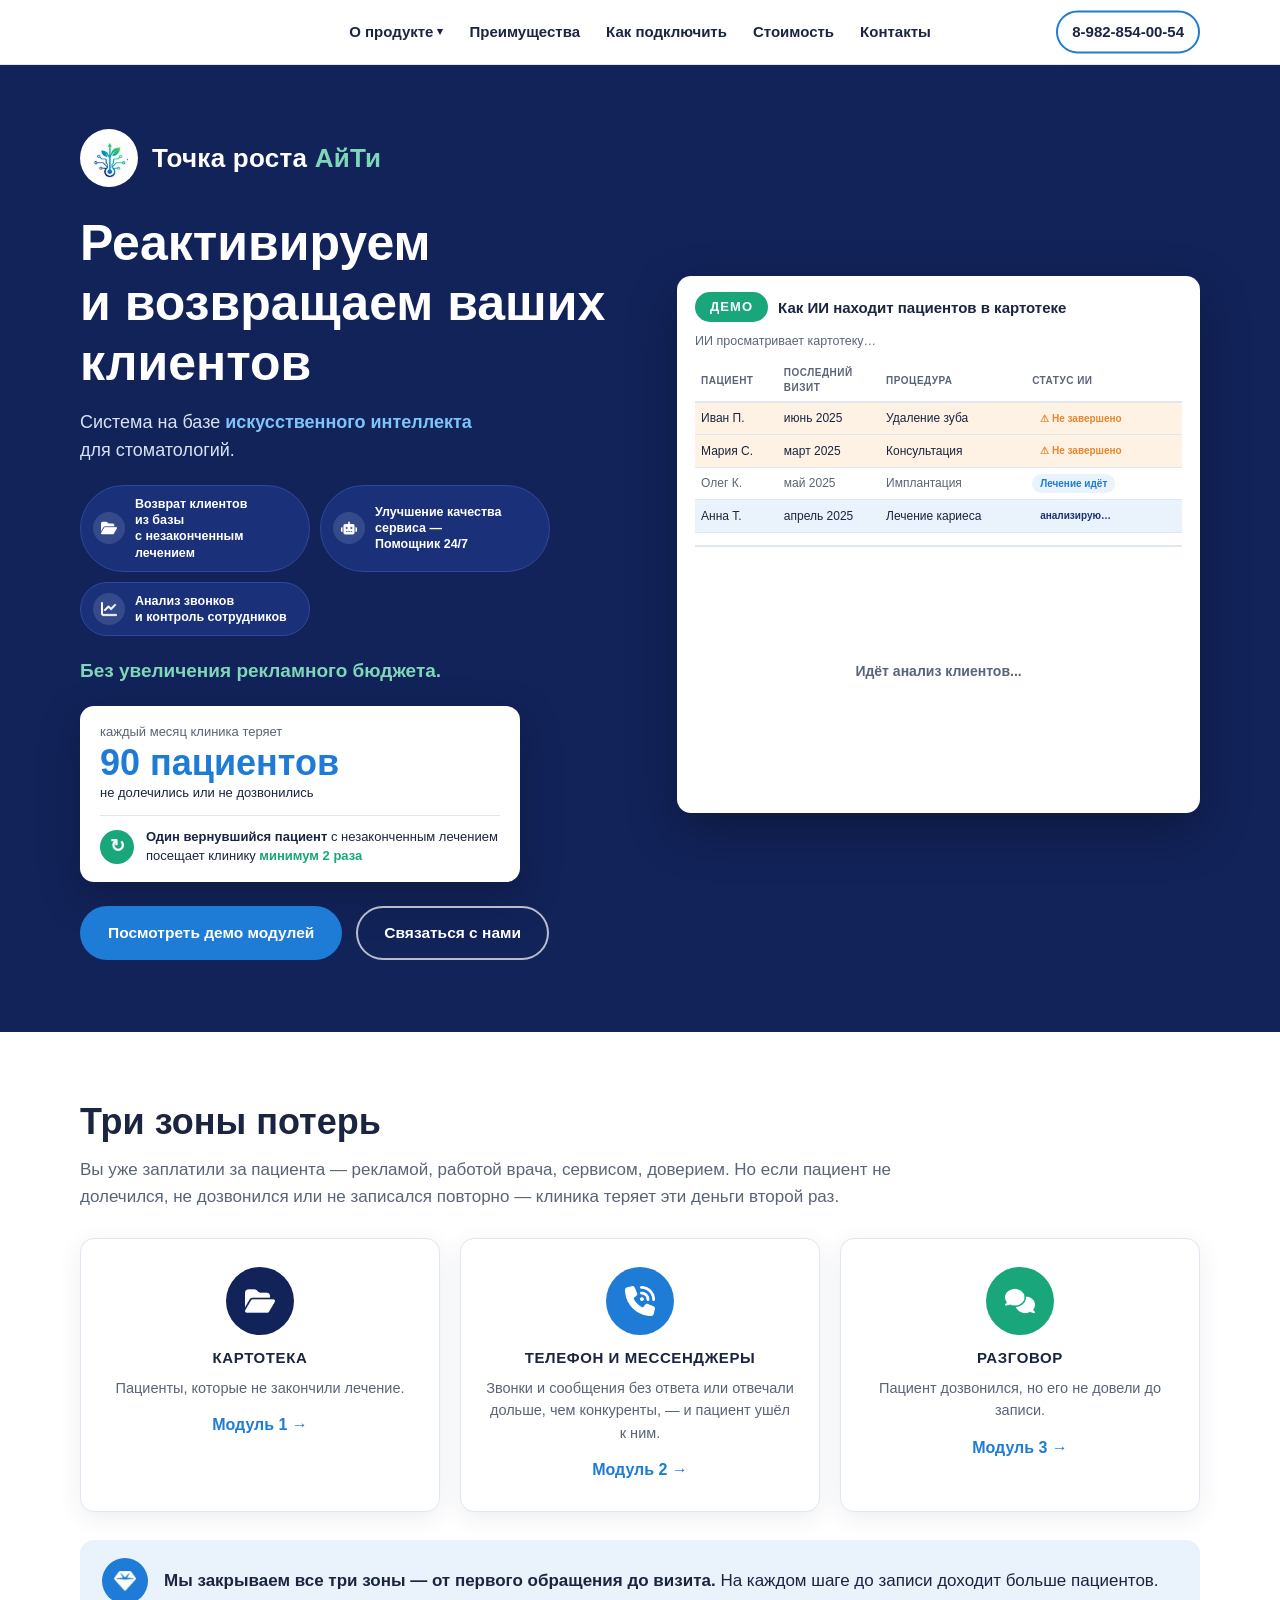
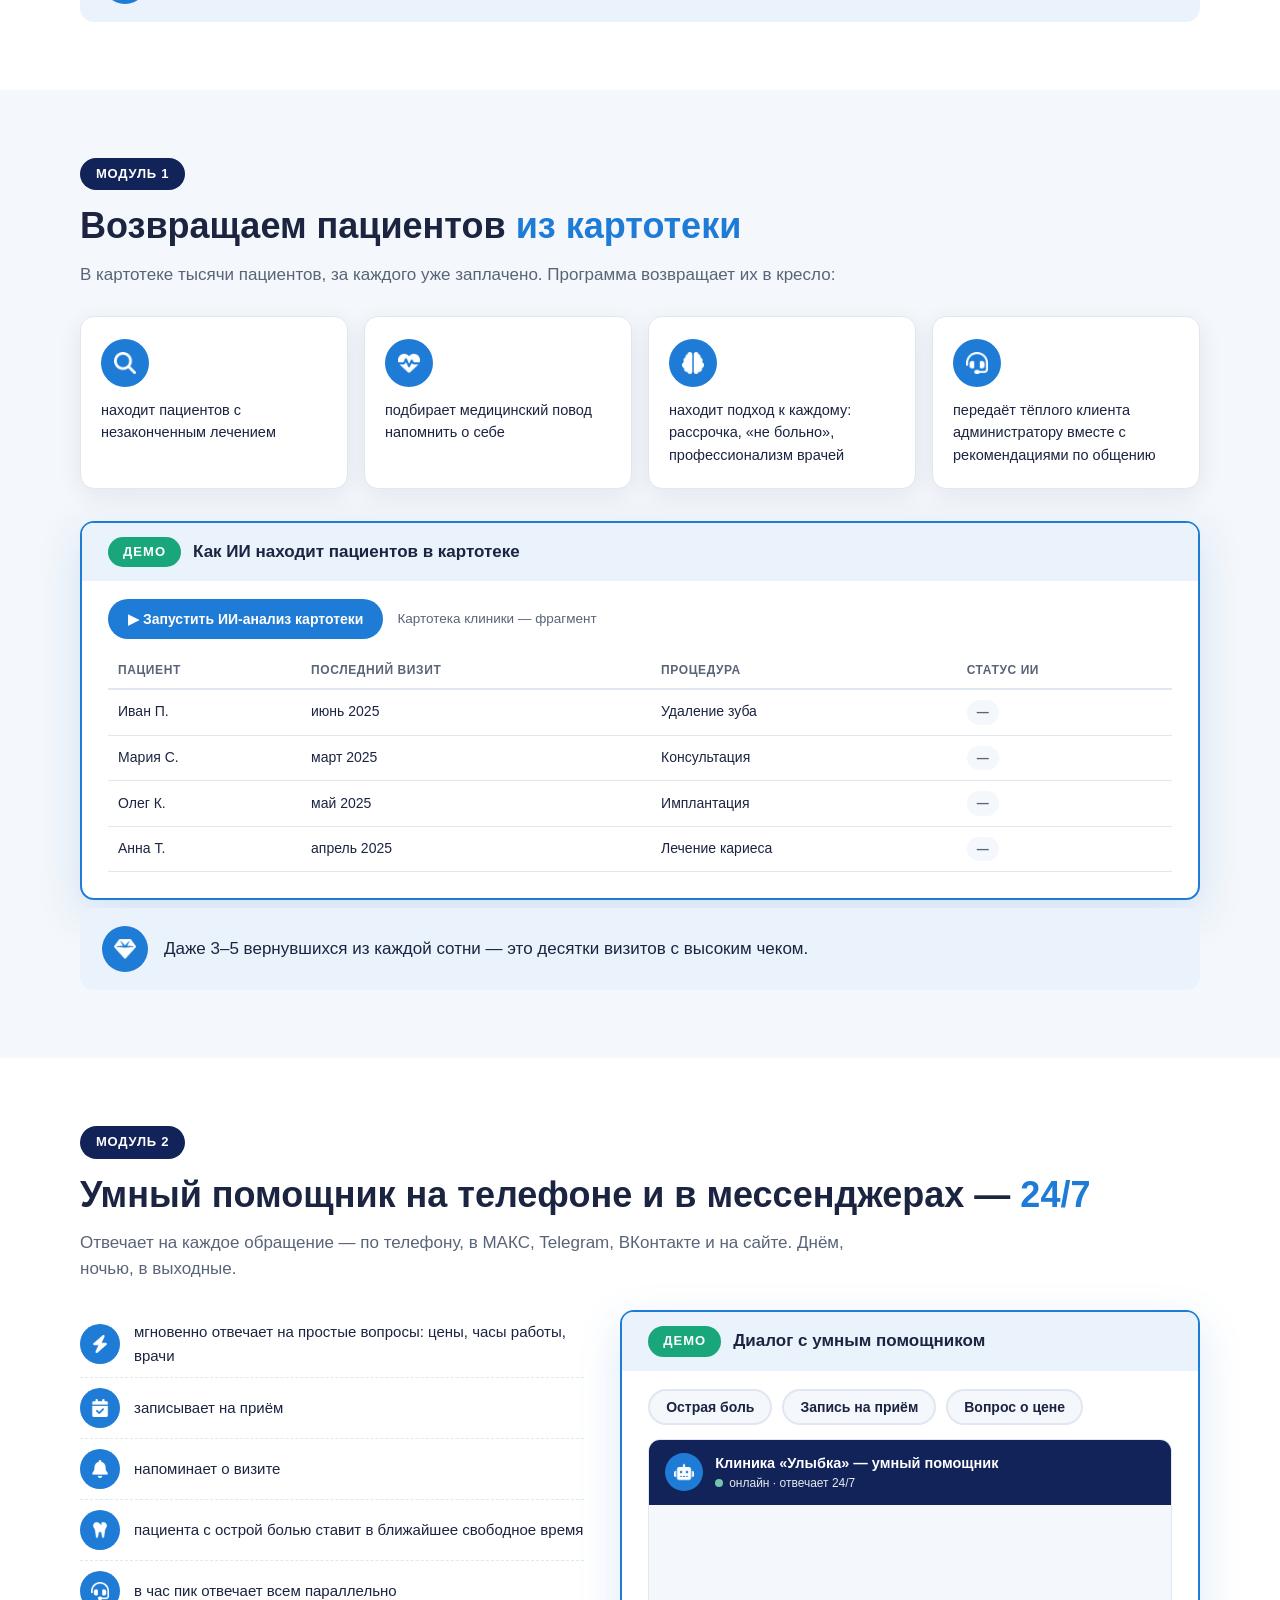
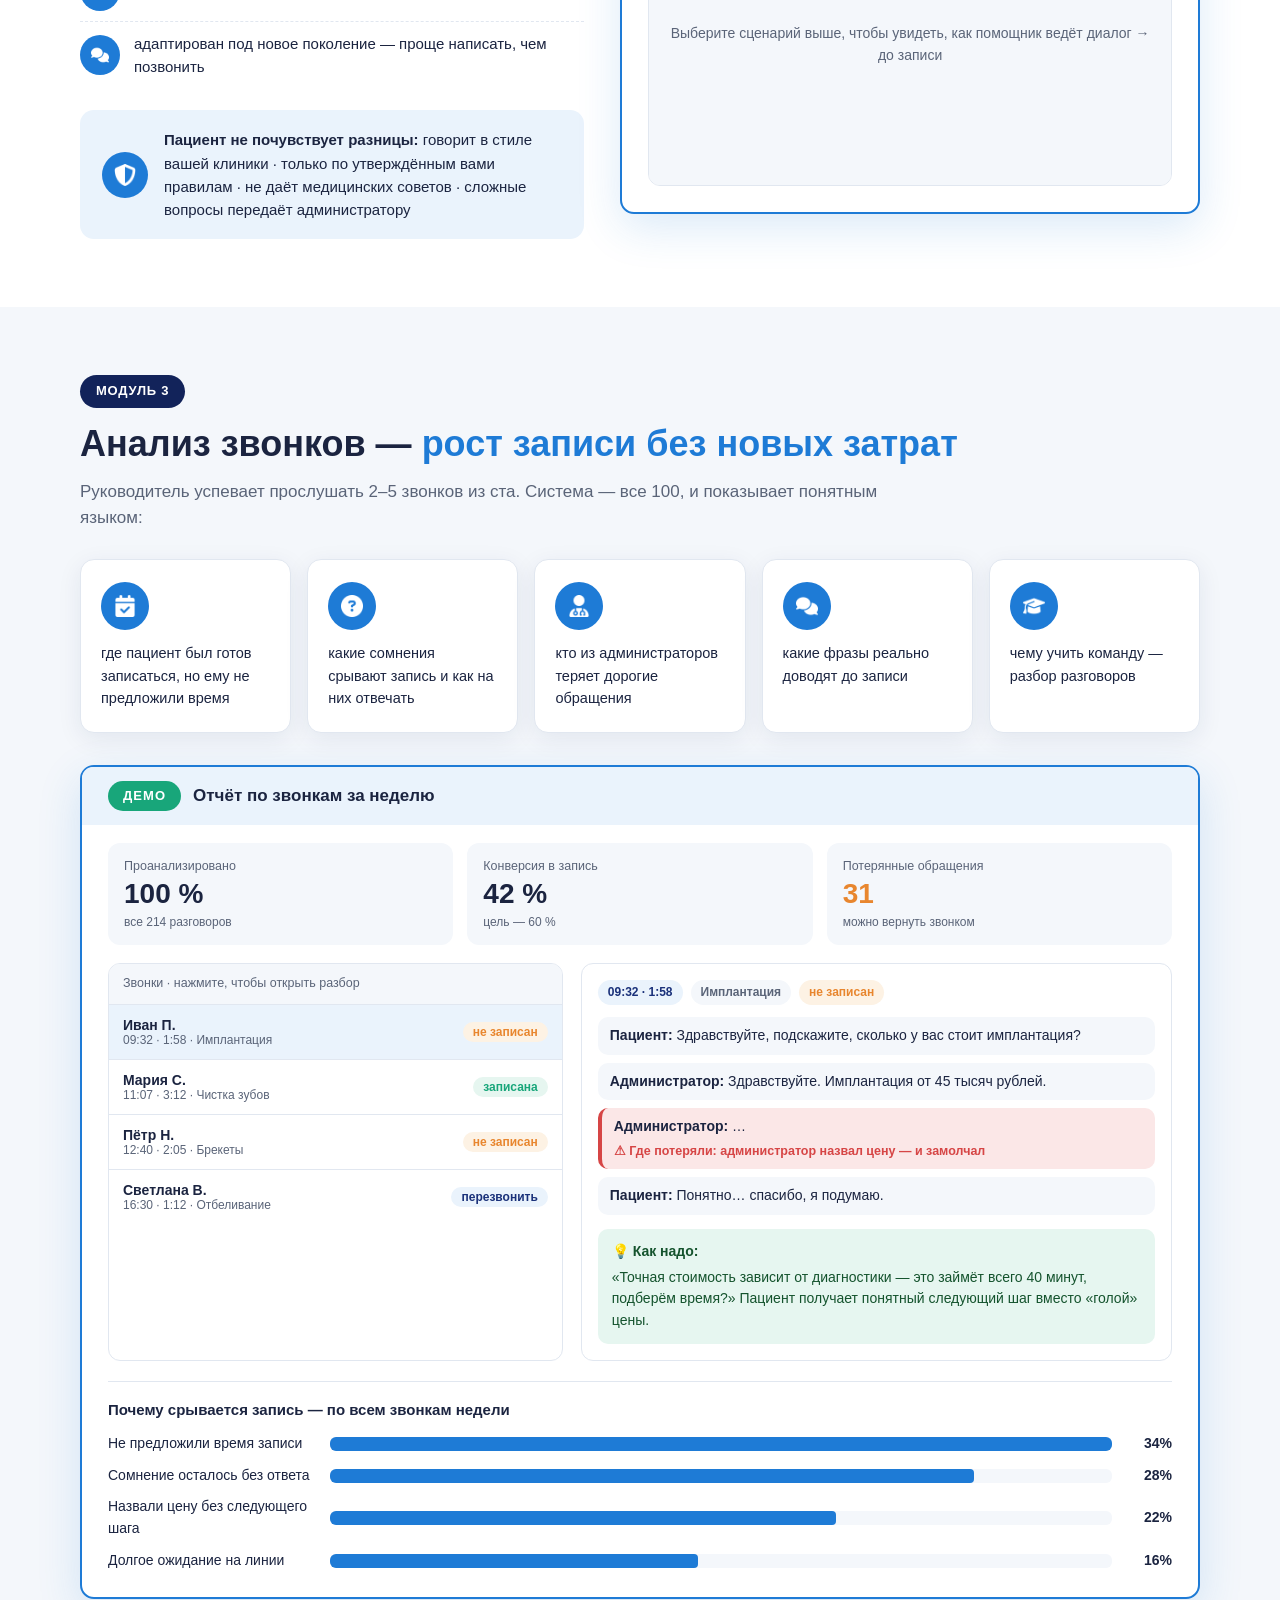
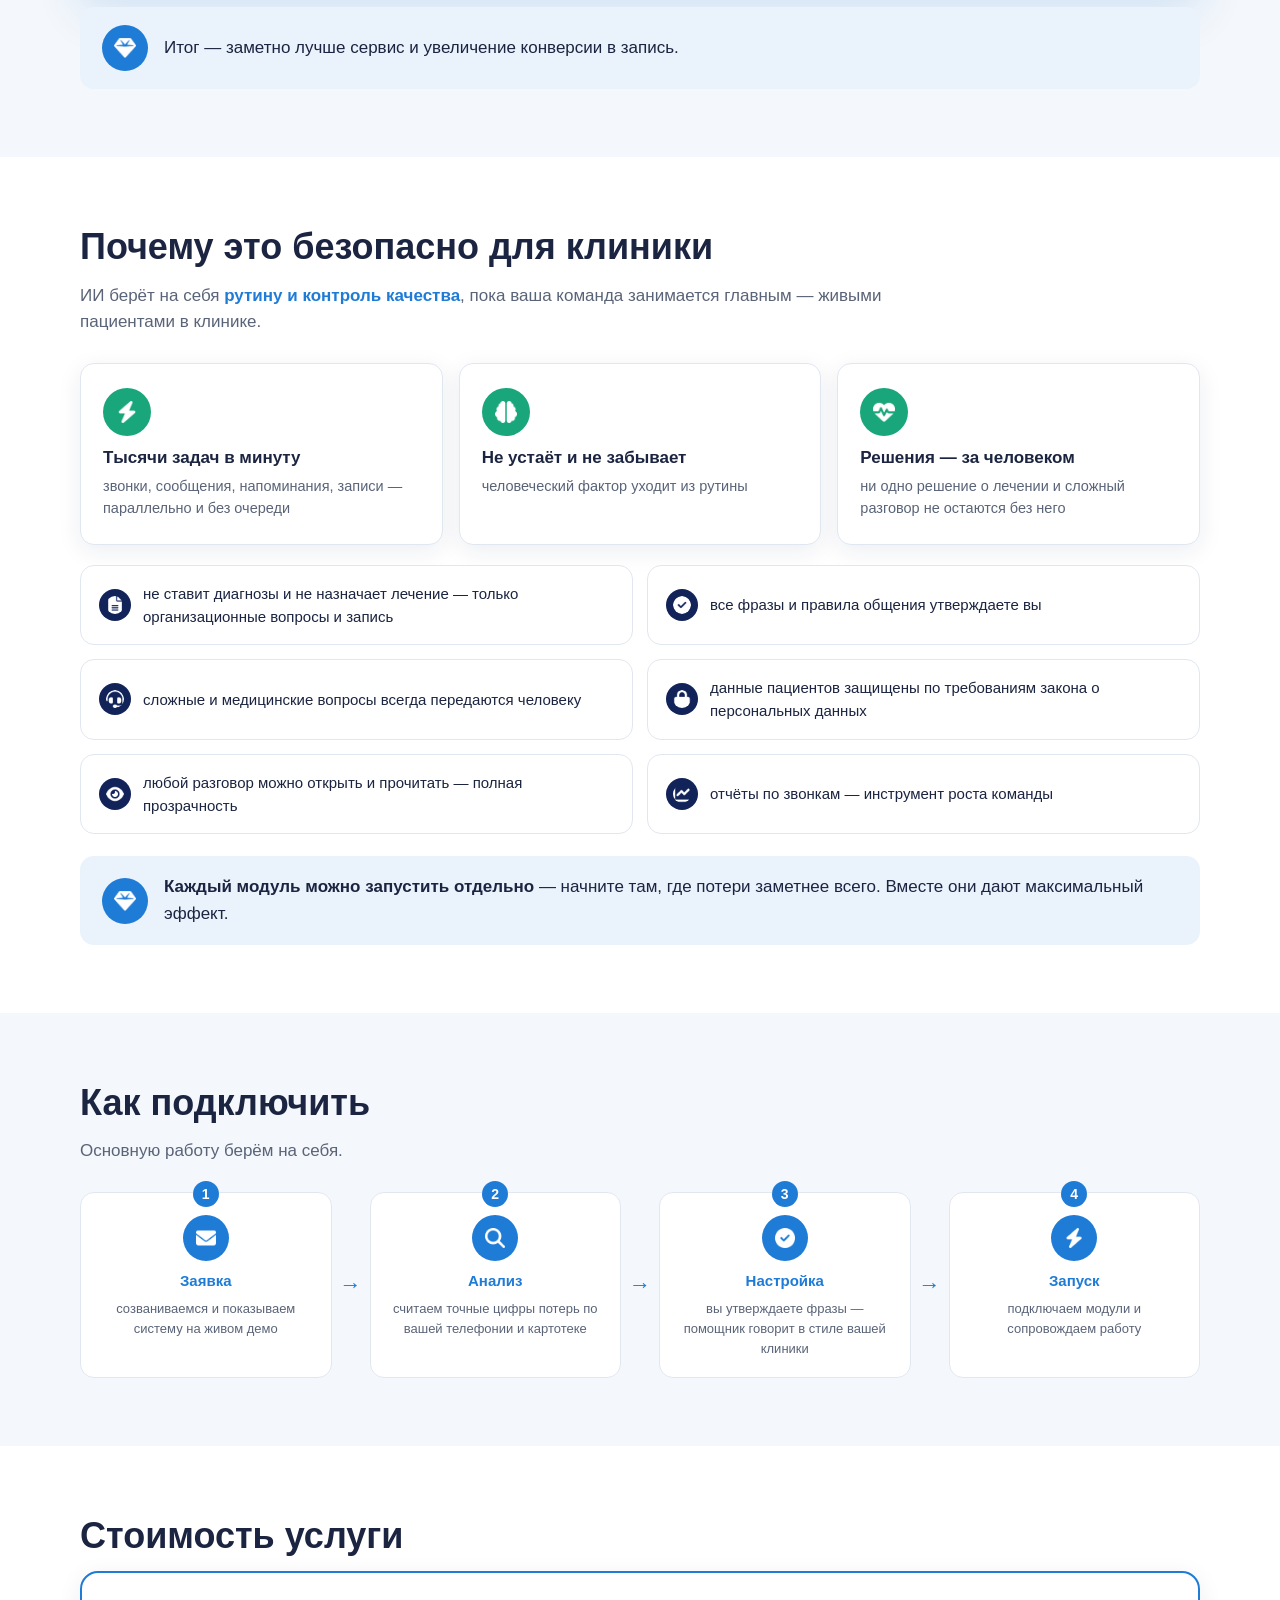
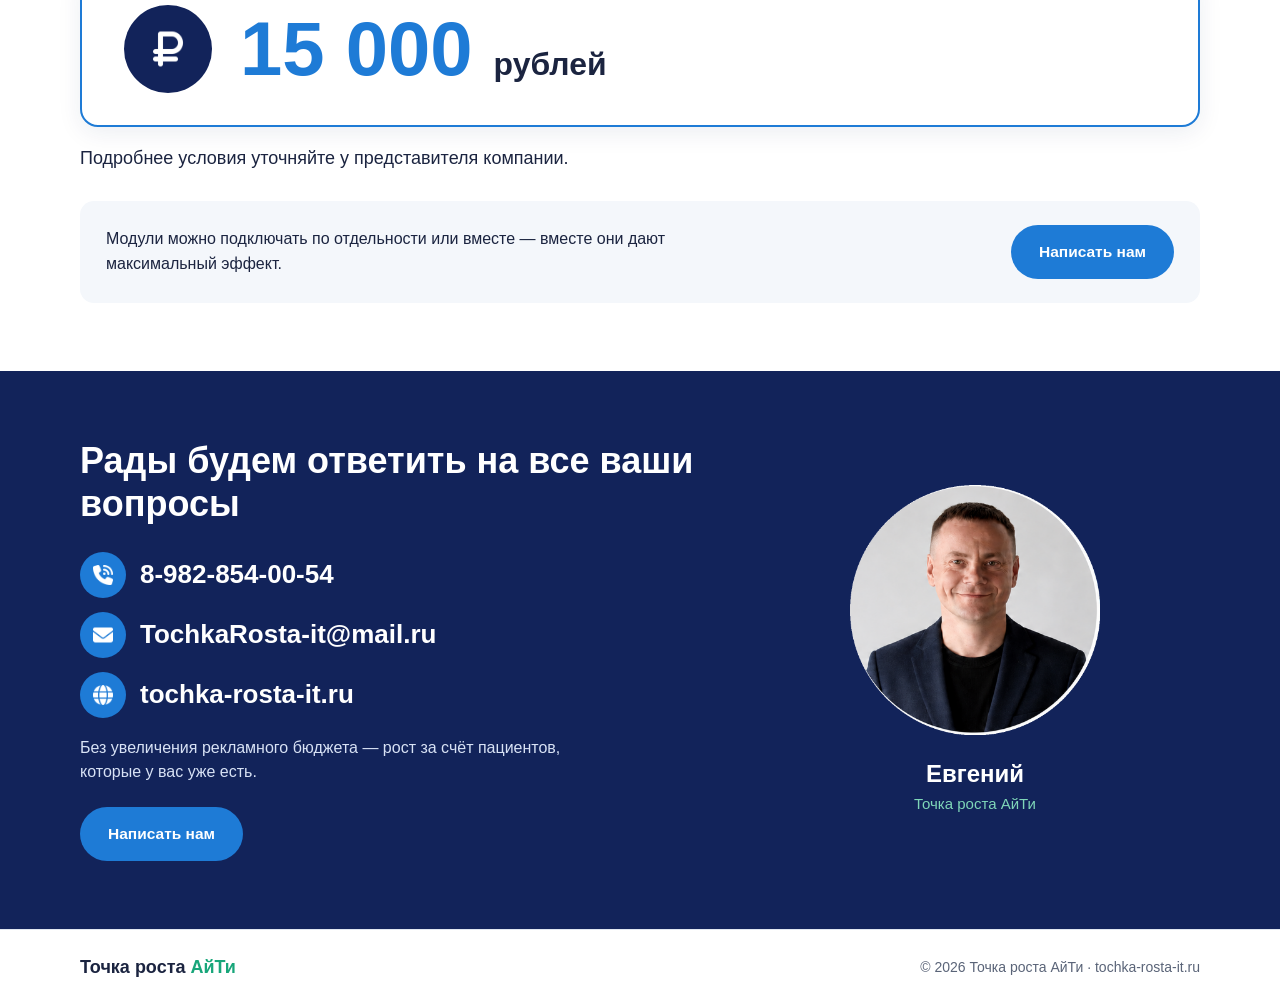
<file: index.html>
<!DOCTYPE html>
<html lang="ru">
<head>
  <meta charset="UTF-8">
  <meta name="viewport" content="width=device-width, initial-scale=1.0">
  <title>Точка роста АйТи — реактивируем и возвращаем ваших клиентов</title>
  <meta name="description" content="Система на базе искусственного интеллекта для стоматологий: возвращает пациентов из картотеки, принимает обращения 24/7 и повышает конверсию из обращений в запись.">
  <link rel="icon" type="image/png" href="assets/favicon.png">
  <link rel="stylesheet" href="css/style.css?v=10">
</head>
<body>

<!-- ===== Шапка ===== -->
<header class="site-header">
  <div class="container header-inner">
    <nav class="main-nav" id="mainNav">
      <div class="nav-dropdown" id="navDropdown">
        <button type="button" class="nav-drop-btn" aria-expanded="false">О продукте <span class="drop-caret">▾</span></button>
        <div class="dropdown-menu">
          <a href="#module1">Модуль 1: Мониторинг базы</a>
          <a href="#module2">Модуль 2: Помощник 24/7</a>
          <a href="#module3">Модуль 3: Анализ звонков</a>
        </div>
      </div>
      <a href="#safety">Преимущества</a>
      <a href="#connect">Как подключить</a>
      <a href="#pricing">Стоимость</a>
      <a href="#contacts">Контакты</a>
    </nav>
    <a href="tel:+79828540054" class="header-phone">8-982-854-00-54</a>
    <button class="nav-toggle" id="navToggle" aria-label="Меню">
      <span></span><span></span><span></span>
    </button>
  </div>
</header>

<!-- ===== Герой ===== -->
<section class="hero" id="top">
  <div class="container hero-inner">
    <div class="hero-text">
      <a href="#top" class="hero-logo">
        <img src="assets/logo-mark.png" alt="" class="hero-logo-mark">
        <span class="hero-logo-text">Точка роста <span>АйТи</span></span>
      </a>
      <h1>Реактивируем и&nbsp;возвращаем ваших клиентов</h1>
      <p class="hero-sub">Система на базе <b>искусственного интеллекта</b> для&nbsp;стоматологий.</p>
      <div class="hero-modules">
        <a href="#module1" class="hero-chip"><span class="hc-ico"><img src="assets/icons/folder.png" alt=""></span> Возврат клиентов из&nbsp;базы с&nbsp;незаконченным лечением</a>
        <a href="#module2" class="hero-chip"><span class="hc-ico"><img src="assets/icons/robot.png" alt=""></span> Улучшение качества сервиса — Помощник&nbsp;24/7</a>
        <a href="#module3" class="hero-chip"><span class="hc-ico"><img src="assets/icons/chart.png" alt=""></span> Анализ звонков и&nbsp;контроль сотрудников</a>
      </div>
      <p class="hero-accent">Без увеличения рекламного бюджета.</p>
      <div class="hero-stat">
        <small>каждый месяц клиника теряет</small>
        <b>90 пациентов</b>
        <span>не долечились или не дозвонились</span>
        <div class="hero-stat-extra">
          <span class="hse-icon">↻</span>
          <p><b>Один вернувшийся пациент</b> с незаконченным лечением посещает клинику <b class="hse-green">минимум 2&nbsp;раза</b></p>
        </div>
      </div>
      <div class="hero-actions">
        <a href="#module1" class="btn btn-primary">Посмотреть демо модулей</a>
        <a href="#contacts" class="btn btn-outline">Связаться с нами</a>
      </div>
    </div>
    <div class="hero-visual" aria-hidden="true">
      <div class="hero-demo">
        <div class="hero-demo-head"><span class="demo-badge">Демо</span> Как ИИ находит пациентов в картотеке</div>
        <div class="demo1-status" id="heroStatus">Картотека клиники — фрагмент</div>
        <table class="patients-table" id="heroTable">
          <thead>
            <tr><th>Пациент</th><th>Последний визит</th><th>Процедура</th><th>Статус ИИ</th></tr>
          </thead>
          <tbody><!-- заполняется скриптом --></tbody>
        </table>
        <div class="hero-result" id="heroResult">
          <div class="hero-analyzing" id="heroAnalyzing">Идёт анализ клиентов<span class="dots"><i>.</i><i>.</i><i>.</i></span></div>
          <div class="hero-result-body" id="heroResultBody" hidden>
            <div class="patient-brief" id="heroBrief"></div>
            <div class="ai-message">
              <div class="ai-message-head"><img src="assets/icons/robot.png" alt="" class="inline-ico inline-ico--blue"> Сообщение, которое подготовил ИИ</div>
              <p id="heroMsgText" class="typewriter"></p>
            </div>
          </div>
        </div>
      </div>
    </div>
  </div>
</section>

<!-- ===== Три зоны потерь ===== -->
<section class="section">
  <div class="container">
    <h2>Три зоны потерь</h2>
    <p class="section-lead">Вы уже заплатили за пациента — рекламой, работой врача, сервисом, доверием. Но если пациент не долечился, не дозвонился или не записался повторно — клиника теряет эти деньги второй раз.</p>
    <div class="zones-grid">
      <a class="zone-card" href="#module1">
        <div class="zone-icon zone-icon--navy"><img src="assets/icons/folder.png" alt=""></div>
        <h3>Картотека</h3>
        <p>Пациенты, которые не закончили лечение.</p>
        <span class="zone-more">Модуль 1 →</span>
      </a>
      <a class="zone-card" href="#module2">
        <div class="zone-icon zone-icon--blue"><img src="assets/icons/phone.png" alt=""></div>
        <h3>Телефон и&nbsp;мессенджеры</h3>
        <p>Звонки и сообщения без ответа или отвечали дольше, чем конкуренты, — и пациент ушёл к ним.</p>
        <span class="zone-more">Модуль 2 →</span>
      </a>
      <a class="zone-card" href="#module3">
        <div class="zone-icon zone-icon--green"><img src="assets/icons/chat.png" alt=""></div>
        <h3>Разговор</h3>
        <p>Пациент дозвонился, но его не довели до записи.</p>
        <span class="zone-more">Модуль 3 →</span>
      </a>
    </div>
    <div class="callout">
      <span class="callout-icon"><img src="assets/icons/diamond.png" alt=""></span>
      <p><b>Мы закрываем все три зоны — от первого обращения до визита.</b> На каждом шаге до записи доходит больше пациентов.</p>
    </div>
  </div>
</section>

<!-- ===== Модуль 1 ===== -->
<section class="section section-alt module" id="module1">
  <div class="container">
    <div class="module-tag">Модуль 1</div>
    <h2>Возвращаем пациентов <span class="accent-blue">из картотеки</span></h2>
    <p class="section-lead">В картотеке тысячи пациентов, за каждого уже заплачено. Программа возвращает их в кресло:</p>

    <div class="feature-tiles">
      <div class="feature-tile"><span class="ft-icon"><img src="assets/icons/search.png" alt=""></span><p>находит пациентов с незаконченным лечением</p></div>
      <div class="feature-tile"><span class="ft-icon"><img src="assets/icons/heart.png" alt=""></span><p>подбирает медицинский повод напомнить о себе</p></div>
      <div class="feature-tile"><span class="ft-icon"><img src="assets/icons/brain.png" alt=""></span><p>находит подход к каждому: рассрочка, «не больно», профессионализм врачей</p></div>
      <div class="feature-tile"><span class="ft-icon"><img src="assets/icons/headset.png" alt=""></span><p>передаёт тёплого клиента администратору вместе с рекомендациями по общению</p></div>
    </div>

    <!-- Демо 1: анализ картотеки -->
    <div class="demo-panel demo-panel--wide" id="demo1">
      <div class="demo-header">
        <span class="demo-badge">Демо</span>
        <h3>Как ИИ находит пациентов в картотеке</h3>
      </div>
      <div class="demo1-toolbar">
        <button class="btn btn-primary btn-sm" id="demo1Start">▶ Запустить ИИ-анализ картотеки</button>
        <span class="demo1-status" id="demo1Status">Картотека клиники — фрагмент</span>
      </div>
      <div class="demo1-body">
        <table class="patients-table" id="patientsTable">
          <thead>
            <tr><th>Пациент</th><th>Последний визит</th><th>Процедура</th><th>Статус ИИ</th></tr>
          </thead>
          <tbody><!-- заполняется скриптом --></tbody>
        </table>
        <div class="demo1-result" id="demo1Result" hidden>
          <div class="patient-brief" id="patientBrief"></div>
          <div class="ai-message">
            <div class="ai-message-head"><img src="assets/icons/robot.png" alt="" class="inline-ico inline-ico--blue"> Сообщение, которое подготовил ИИ</div>
            <p id="aiMessageText" class="typewriter"></p>
          </div>
          <p class="demo-note">Программа находит таких пациентов и готовит обращение — а решение, связываться ли, всегда остаётся за клиникой.</p>
        </div>
      </div>
    </div>

    <div class="callout">
      <span class="callout-icon"><img src="assets/icons/diamond.png" alt=""></span>
      <p>Даже 3–5 вернувшихся из каждой сотни — это десятки визитов с высоким чеком.</p>
    </div>
  </div>
</section>

<!-- ===== Модуль 2 ===== -->
<section class="section module" id="module2">
  <div class="container">
    <div class="module-tag">Модуль 2</div>
    <h2>Умный помощник на телефоне и&nbsp;в&nbsp;мессенджерах — <span class="accent-blue">24/7</span></h2>
    <p class="section-lead">Отвечает на каждое обращение — по телефону, в МАКС, Telegram, ВКонтакте и на сайте. Днём, ночью, в выходные.</p>

    <div class="module-columns">
      <div class="module-info">
        <ul class="feature-list">
          <li><span class="fl-icon"><img src="assets/icons/bolt.png" alt=""></span> мгновенно отвечает на простые вопросы: цены, часы работы, врачи</li>
          <li><span class="fl-icon"><img src="assets/icons/calendar.png" alt=""></span> записывает на приём</li>
          <li><span class="fl-icon"><img src="assets/icons/bell.png" alt=""></span> напоминает о визите</li>
          <li><span class="fl-icon"><img src="assets/icons/tooth.png" alt=""></span> пациента с острой болью ставит в ближайшее свободное время</li>
          <li><span class="fl-icon"><img src="assets/icons/headset.png" alt=""></span> в час пик отвечает всем параллельно</li>
          <li><span class="fl-icon"><img src="assets/icons/chat.png" alt=""></span> адаптирован под новое поколение — проще написать, чем позвонить</li>
        </ul>
        <div class="callout callout-compact">
          <span class="callout-icon"><img src="assets/icons/shield.png" alt=""></span>
          <p><b>Пациент не почувствует разницы:</b> говорит в стиле вашей клиники · только по утверждённым вами правилам · не даёт медицинских советов · сложные вопросы передаёт администратору</p>
        </div>
      </div>

      <!-- Демо 2: чат-помощник -->
      <div class="demo-panel" id="demo2">
        <div class="demo-header">
          <span class="demo-badge">Демо</span>
          <h3>Диалог с умным помощником</h3>
        </div>
        <div class="scenario-picker" id="scenarioPicker">
          <button class="chip" data-scenario="pain">Острая боль</button>
          <button class="chip" data-scenario="booking">Запись на приём</button>
          <button class="chip" data-scenario="price">Вопрос о цене</button>
        </div>
        <div class="chat-window">
          <div class="chat-head">
            <div class="chat-avatar"><img src="assets/icons/robot.png" alt=""></div>
            <div>
              <b>Клиника «Улыбка» — умный помощник</b>
              <small><span class="online-dot"></span> онлайн · отвечает 24/7</small>
            </div>
          </div>
          <div class="chat-body" id="chatBody">
            <div class="chat-placeholder">Выберите сценарий выше, чтобы увидеть, как помощник ведёт диалог&nbsp;→ до записи</div>
          </div>
          <div class="chat-result" id="chatResult" hidden></div>
        </div>
      </div>
    </div>
  </div>
</section>

<!-- ===== Модуль 3 ===== -->
<section class="section section-alt module" id="module3">
  <div class="container">
    <div class="module-tag">Модуль 3</div>
    <h2>Анализ звонков — <span class="accent-blue">рост записи без новых затрат</span></h2>
    <p class="section-lead">Руководитель успевает прослушать 2–5 звонков из ста. Система — все 100, и показывает понятным языком:</p>

    <div class="feature-tiles feature-tiles--5">
      <div class="feature-tile"><span class="ft-icon"><img src="assets/icons/calendar2.png" alt=""></span><p>где пациент был готов записаться, но ему не предложили время</p></div>
      <div class="feature-tile"><span class="ft-icon"><img src="assets/icons/question.png" alt=""></span><p>какие сомнения срывают запись и как на них отвечать</p></div>
      <div class="feature-tile"><span class="ft-icon"><img src="assets/icons/doctor.png" alt=""></span><p>кто из администраторов теряет дорогие обращения</p></div>
      <div class="feature-tile"><span class="ft-icon"><img src="assets/icons/chat.png" alt=""></span><p>какие фразы реально доводят до записи</p></div>
      <div class="feature-tile"><span class="ft-icon"><img src="assets/icons/grad.png" alt=""></span><p>чему учить команду — разбор разговоров</p></div>
    </div>

    <!-- Демо 3: дашборд анализа звонков -->
    <div class="demo-panel demo-panel--wide" id="demo3">
      <div class="demo-header">
        <span class="demo-badge">Демо</span>
        <h3>Отчёт по звонкам за неделю</h3>
      </div>
      <div class="dash-tiles">
        <div class="tile"><small>Проанализировано</small><b>100&nbsp;%</b><span class="tile-sub">все 214 разговоров</span></div>
        <div class="tile"><small>Конверсия в запись</small><b>42&nbsp;%</b><span class="tile-sub">цель — 60 %</span></div>
        <div class="tile tile-warn"><small>Потерянные обращения</small><b>31</b><span class="tile-sub">можно вернуть звонком</span></div>
      </div>
      <div class="dash-columns">
        <div class="calls-list" id="callsList">
          <div class="calls-list-head">Звонки · нажмите, чтобы открыть разбор</div>
          <!-- заполняется скриптом -->
        </div>
        <div class="call-review" id="callReview">
          <div class="call-review-placeholder">← Выберите звонок из списка</div>
        </div>
      </div>
      <div class="dash-chart">
        <div class="chart-title">Почему срывается запись — по всем звонкам недели</div>
        <div class="hbar-chart" id="reasonsChart"><!-- заполняется скриптом --></div>
      </div>
    </div>

    <div class="callout">
      <span class="callout-icon"><img src="assets/icons/diamond.png" alt=""></span>
      <p>Итог — заметно лучше сервис и увеличение конверсии в запись.</p>
    </div>
  </div>
</section>

<!-- ===== Почему это безопасно ===== -->
<section class="section" id="safety">
  <div class="container">
    <h2>Почему это безопасно для клиники</h2>
    <p class="section-lead">ИИ берёт на себя <b class="accent-blue">рутину и контроль качества</b>, пока ваша команда занимается главным — живыми пациентами в клинике.</p>

    <div class="benefit-grid">
      <div class="benefit-card">
        <span class="ft-icon"><img src="assets/icons/bolt.png" alt=""></span>
        <h3>Тысячи задач в минуту</h3>
        <p>звонки, сообщения, напоминания, записи — параллельно и без очереди</p>
      </div>
      <div class="benefit-card">
        <span class="ft-icon"><img src="assets/icons/brain.png" alt=""></span>
        <h3>Не устаёт и не забывает</h3>
        <p>человеческий фактор уходит из рутины</p>
      </div>
      <div class="benefit-card">
        <span class="ft-icon"><img src="assets/icons/heart.png" alt=""></span>
        <h3>Решения — за человеком</h3>
        <p>ни одно решение о лечении и сложный разговор не остаются без него</p>
      </div>
    </div>

    <div class="safety-grid safety-grid--2col">
      <div class="safety-item"><img src="assets/icons/doc.png" alt="" class="si-icon"> не ставит диагнозы и не назначает лечение — только организационные вопросы и запись</div>
      <div class="safety-item"><img src="assets/icons/check.png" alt="" class="si-icon"> все фразы и правила общения утверждаете вы</div>
      <div class="safety-item"><img src="assets/icons/headset.png" alt="" class="si-icon"> сложные и медицинские вопросы всегда передаются человеку</div>
      <div class="safety-item"><img src="assets/icons/lock.png" alt="" class="si-icon"> данные пациентов защищены по требованиям закона о персональных данных</div>
      <div class="safety-item"><img src="assets/icons/eye.png" alt="" class="si-icon"> любой разговор можно открыть и прочитать — полная прозрачность</div>
      <div class="safety-item"><img src="assets/icons/chart.png" alt="" class="si-icon"> отчёты по звонкам — инструмент роста команды</div>
    </div>

    <div class="callout">
      <span class="callout-icon"><img src="assets/icons/diamond.png" alt=""></span>
      <p><b>Каждый модуль можно запустить отдельно</b> — начните там, где потери заметнее всего. Вместе они дают максимальный эффект.</p>
    </div>
  </div>
</section>

<!-- ===== Как подключить ===== -->
<section class="section section-alt" id="connect">
  <div class="container">
    <h2>Как подключить</h2>
    <p class="section-lead">Основную работу берём на себя.</p>
    <div class="steps">
      <div class="step"><div class="step-num">1</div><div class="step-icon"><img src="assets/icons/envelope.png" alt=""></div><b>Заявка</b><p>созваниваемся и показываем систему на живом демо</p></div>
      <div class="step-arrow">→</div>
      <div class="step"><div class="step-num">2</div><div class="step-icon"><img src="assets/icons/search.png" alt=""></div><b>Анализ</b><p>считаем точные цифры потерь по вашей телефонии и картотеке</p></div>
      <div class="step-arrow">→</div>
      <div class="step"><div class="step-num">3</div><div class="step-icon"><img src="assets/icons/check.png" alt=""></div><b>Настройка</b><p>вы утверждаете фразы — помощник говорит в стиле вашей клиники</p></div>
      <div class="step-arrow">→</div>
      <div class="step"><div class="step-num">4</div><div class="step-icon"><img src="assets/icons/bolt.png" alt=""></div><b>Запуск</b><p>подключаем модули и сопровождаем работу</p></div>
    </div>
  </div>
</section>

<!-- ===== Стоимость ===== -->
<section class="section" id="pricing">
  <div class="container">
    <h2>Стоимость услуги</h2>
    <div class="price-hero">
      <div class="price-ruble"><img src="assets/icons/ruble.png" alt="₽"></div>
      <div class="price-value">15 000 <span>рублей</span></div>
    </div>
    <p class="price-note">Подробнее условия уточняйте у представителя компании.</p>
    <div class="pricing-cta">
      <p>Модули можно подключать по отдельности или вместе — вместе они дают максимальный эффект.</p>
      <a href="mailto:TochkaRosta-it@mail.ru" class="btn btn-primary">Написать нам</a>
    </div>
  </div>
</section>

<!-- ===== Контакты ===== -->
<section class="section contacts" id="contacts">
  <div class="container contacts-inner">
    <div class="contacts-text">
      <h2>Рады будем ответить на&nbsp;все ваши вопросы</h2>
      <a class="contact-line" href="tel:+79828540054"><span class="contact-ico"><img src="assets/icons/phone.png" alt=""></span> 8-982-854-00-54</a>
      <a class="contact-line" href="mailto:TochkaRosta-it@mail.ru"><span class="contact-ico"><img src="assets/icons/envelope.png" alt=""></span> TochkaRosta-it@mail.ru</a>
      <a class="contact-line" href="https://tochka-rosta-it.ru" target="_blank" rel="noopener"><span class="contact-ico"><img src="assets/icons/globe.png" alt=""></span> tochka-rosta-it.ru</a>
      <p class="contacts-slogan">Без увеличения рекламного бюджета — рост за счёт пациентов, которые у вас уже есть.</p>
      <a href="mailto:TochkaRosta-it@mail.ru" class="btn btn-primary">Написать нам</a>
    </div>
    <div class="contacts-photo">
      <img src="assets/evgeniy.png" alt="Евгений — Точка роста АйТи">
      <p class="contacts-name">Евгений</p>
      <p class="contacts-company">Точка роста АйТи</p>
    </div>
  </div>
</section>

<footer class="site-footer">
  <div class="container footer-inner">
    <span class="footer-logo">Точка роста <span>АйТи</span></span>
    <p>© 2026 Точка роста АйТи · tochka-rosta-it.ru</p>
  </div>
</footer>

<script src="js/main.js?v=10"></script>
</body>
</html>
</file>
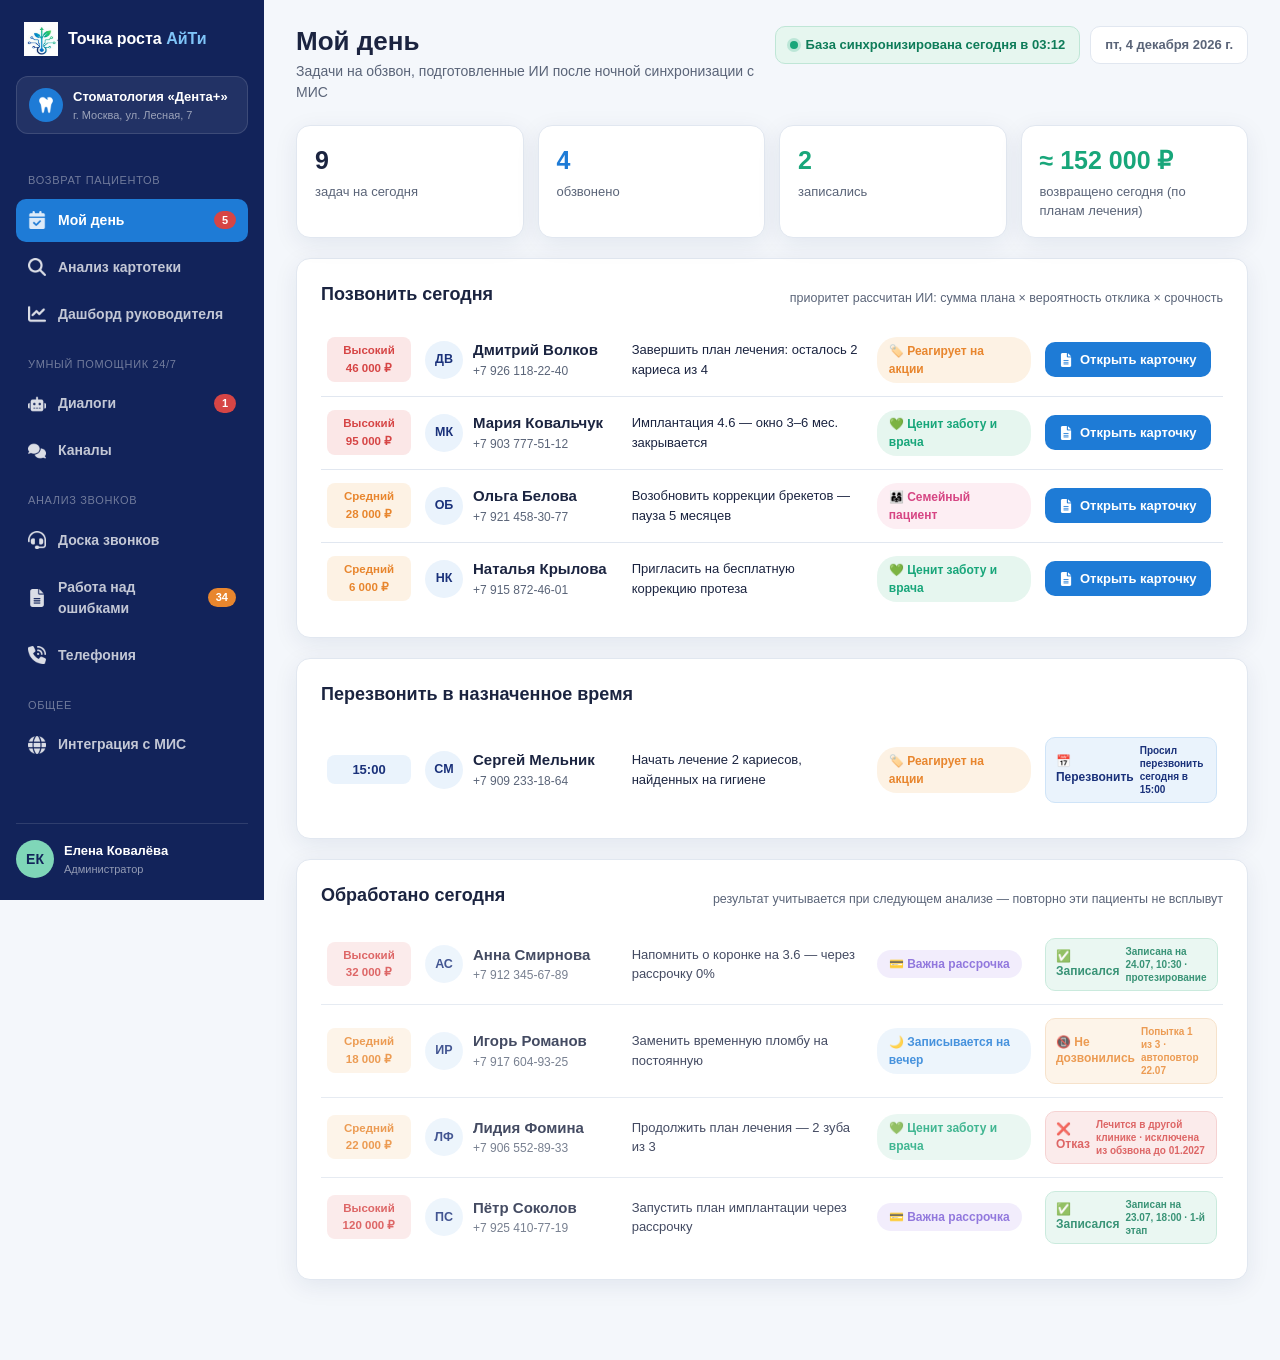
<file: app.html>
<!DOCTYPE html>
<html lang="ru">
<head>
<meta charset="UTF-8">
<meta name="viewport" content="width=device-width, initial-scale=1.0">
<title>Точка роста АйТи — ИИ-куратор</title>
<link rel="icon" href="assets/favicon.png">
<link rel="stylesheet" href="css/app.css?v=2">
</head>
<body>

<div class="app">

  <!-- ============ Сайдбар ============ -->
  <aside class="sidebar">
    <div class="side-logo">
      <img src="assets/logo-mark.png" alt="">
      <span>Точка роста <b>АйТи</b></span>
    </div>

    <div class="clinic-chip">
      <span class="clinic-ico"><img src="assets/icons/tooth.png" alt=""></span>
      <div>
        <div class="clinic-name">Стоматология «Дента+»</div>
        <div class="clinic-sub">г. Москва, ул. Лесная, 7</div>
      </div>
    </div>

    <nav class="side-nav">
      <div class="side-divider">Возврат пациентов</div>
      <a href="#" class="side-link active" data-screen="day">
        <img src="assets/icons/calendar2.png" alt="">
        <span>Мой день</span>
        <b class="side-count" id="navTaskCount">8</b>
      </a>
      <a href="#" class="side-link" data-screen="analyze">
        <img src="assets/icons/search.png" alt="">
        <span>Анализ картотеки</span>
      </a>
      <a href="#" class="side-link" data-screen="manager">
        <img src="assets/icons/chart.png" alt="">
        <span>Дашборд руководителя</span>
      </a>

      <div class="side-divider">Умный помощник 24/7</div>
      <a href="#" class="side-link" data-screen="assistant">
        <img src="assets/icons/robot.png" alt="">
        <span>Диалоги</span>
        <b class="side-count" id="navDialogCount">1</b>
      </a>
      <a href="#" class="side-link" data-screen="channels">
        <img src="assets/icons/chat.png" alt="">
        <span>Каналы</span>
      </a>

      <div class="side-divider">Анализ звонков</div>
      <a href="#" class="side-link" data-screen="calls">
        <img src="assets/icons/headset.png" alt="">
        <span>Доска звонков</span>
      </a>
      <a href="#" class="side-link" data-screen="mistakes">
        <img src="assets/icons/doc.png" alt="">
        <span>Работа над ошибками</span>
        <b class="side-count side-count-orange" id="navMistCount">34</b>
      </a>
      <a href="#" class="side-link" data-screen="telephony">
        <img src="assets/icons/phone.png" alt="">
        <span>Телефония</span>
      </a>

      <div class="side-divider">Общее</div>
      <a href="#" class="side-link" data-screen="integration">
        <img src="assets/icons/globe.png" alt="">
        <span>Интеграция с МИС</span>
      </a>
    </nav>

    <div class="side-user">
      <div class="side-avatar">ЕК</div>
      <div>
        <div class="side-user-name">Елена Ковалёва</div>
        <div class="side-user-role">Администратор</div>
      </div>
    </div>
  </aside>

  <!-- ============ Основная область ============ -->
  <main class="main">

    <!-- ======== ЭКРАН 1. Мой день ======== -->
    <section class="screen" id="screen-day">
      <header class="topbar">
        <div>
          <h1>Мой день</h1>
          <p class="topbar-sub">Задачи на обзвон, подготовленные ИИ после ночной синхронизации с МИС</p>
        </div>
        <div class="topbar-right">
          <div class="sync-chip"><span class="sync-dot"></span>База синхронизирована сегодня в 03:12</div>
          <div class="topbar-date" id="todayLabel"></div>
        </div>
      </header>

      <div class="stats-row">
        <div class="stat-card">
          <div class="stat-num">9</div>
          <div class="stat-label">задач на сегодня</div>
        </div>
        <div class="stat-card stat-blue">
          <div class="stat-num" id="statCalled">4</div>
          <div class="stat-label">обзвонено</div>
        </div>
        <div class="stat-card stat-green">
          <div class="stat-num" id="statBooked">2</div>
          <div class="stat-label">записались</div>
        </div>
        <div class="stat-card stat-green">
          <div class="stat-num" id="statMoney">≈ 152 000 ₽</div>
          <div class="stat-label">возвращено сегодня (по планам лечения)</div>
        </div>
      </div>

      <div class="panel">
        <div class="panel-head panel-head-split">
          <h2>Позвонить сегодня</h2>
          <span class="panel-note">приоритет рассчитан ИИ: сумма плана × вероятность отклика × срочность</span>
        </div>
        <div class="task-list" id="taskListPending"></div>
      </div>

      <div class="panel">
        <div class="panel-head"><h2>Перезвонить в назначенное время</h2></div>
        <div class="task-list" id="taskListCallback"></div>
      </div>

      <div class="panel">
        <div class="panel-head panel-head-split">
          <h2>Обработано сегодня</h2>
          <span class="panel-note">результат учитывается при следующем анализе — повторно эти пациенты не всплывут</span>
        </div>
        <div class="task-list" id="taskListDone"></div>
      </div>
    </section>

    <!-- ======== ЭКРАН 2. Анализ картотеки ======== -->
    <section class="screen hidden" id="screen-analyze">
      <header class="topbar">
        <div>
          <h1>Анализ картотеки</h1>
          <p class="topbar-sub">ИИ получает данные из МИС по API и сам находит, кого вернуть в клинику</p>
        </div>
        <div class="topbar-right">
          <div class="sync-chip"><span class="sync-dot"></span>Синхронизировано в 03:12 · 4 812 пациентов</div>
        </div>
      </header>

      <div class="auto-note">
        <img src="assets/icons/brain.png" alt="">
        <div>
          <b>Автоанализ выполнен сегодня в 03:14</b> — после каждой синхронизации ИИ анализирует базу сам,
          без куратора. Пациенты, с которыми уже связались, исключены из повторного анализа.
        </div>
      </div>

      <!-- ручной анализ за период -->
      <section class="panel period-panel" id="periodPanel">
        <div class="panel-head">
          <h2>Ручной анализ за период</h2>
        </div>
        <div class="period-row">
          <label class="date-field">
            <span>С даты</span>
            <input type="date" id="dateFrom" value="2026-01-01">
          </label>
          <label class="date-field">
            <span>По дату</span>
            <input type="date" id="dateTo" value="2026-06-30">
          </label>
          <div class="preset-row">
            <button class="preset" data-months="1">Месяц</button>
            <button class="preset" data-months="3">Квартал</button>
            <button class="preset active" data-months="6">Полгода</button>
          </div>
          <button class="btn-primary" id="btnAnalyze">
            <img src="assets/icons/brain.png" alt="">
            Проанализировать
          </button>
        </div>
      </section>

      <!-- анимация анализа -->
      <section class="panel analyze-panel hidden" id="analyzePanel">
        <div class="analyze-inner">
          <div class="pulse-ring"><img src="assets/icons/brain.png" alt=""></div>
          <h2>ИИ анализирует картотеку…</h2>
          <div class="progress"><div class="progress-fill" id="progressFill"></div></div>
          <div class="analyze-log" id="analyzeLog"></div>
        </div>
      </section>

      <!-- результаты -->
      <section class="results" id="resultsPanel">
        <div class="stats-row">
          <div class="stat-card">
            <div class="stat-num">248</div>
            <div class="stat-label">пациентов за период</div>
          </div>
          <div class="stat-card stat-green">
            <div class="stat-num">217</div>
            <div class="stat-label">лечение завершено</div>
          </div>
          <div class="stat-card stat-red">
            <div class="stat-num">31</div>
            <div class="stat-label">лечение не закончено</div>
          </div>
          <div class="stat-card stat-blue">
            <div class="stat-num">≈ 1,4 млн ₽</div>
            <div class="stat-label">потенциальная выручка от возврата</div>
          </div>
        </div>

        <div class="panel list-panel">
          <div class="panel-head panel-head-split">
            <div><h2>Пациенты с незаконченным лечением</h2></div>
            <div class="list-tabs">
              <button class="tab active">Требуют возврата <b>31</b></button>
              <button class="tab">В работе <b>4</b></button>
              <button class="tab">Завершили лечение <b>217</b></button>
            </div>
          </div>
          <div class="patient-list" id="patientList"></div>
          <button class="btn-ghost show-more">Показать ещё 22 пациента</button>
        </div>
      </section>
    </section>

    <!-- ======== ЭКРАН 3. Дашборд руководителя ======== -->
    <section class="screen hidden" id="screen-manager">
      <header class="topbar">
        <div>
          <h1>Дашборд руководителя</h1>
          <p class="topbar-sub">Эффективность возврата пациентов — июль 2026</p>
        </div>
        <div class="topbar-right"><div class="topbar-date">июль 2026</div></div>
      </header>

      <div class="stats-row">
        <div class="stat-card stat-green">
          <div class="stat-num">28</div>
          <div class="stat-label">пациентов возвращено за месяц</div>
        </div>
        <div class="stat-card stat-blue">
          <div class="stat-num">1 240 000 ₽</div>
          <div class="stat-label">возвращённая выручка</div>
        </div>
        <div class="stat-card">
          <div class="stat-num">34%</div>
          <div class="stat-label">конверсия обзвона в запись</div>
        </div>
        <div class="stat-card stat-green">
          <div class="stat-num">≈ 93 000 ₽/мес</div>
          <div class="stat-label">экономия на кураторе</div>
        </div>
      </div>

      <div class="two-col">
        <div class="panel">
          <div class="panel-head"><h2>Возвращённая выручка по месяцам, тыс ₽</h2></div>
          <div class="bar-chart" id="revChart"></div>
        </div>
        <div class="panel">
          <div class="panel-head"><h2>Причины отказов</h2></div>
          <div class="hbar-chart" id="refuseChart"></div>
        </div>
      </div>

      <div class="panel">
        <div class="panel-head"><h2>Администраторы</h2></div>
        <table class="admin-table">
          <thead>
            <tr><th>Администратор</th><th>Звонков</th><th>Дозвон</th><th>Записей</th><th>Конверсия</th><th>Возвращённая выручка</th></tr>
          </thead>
          <tbody>
            <tr><td><span class="mini-avatar">ЕК</span>Елена Ковалёва</td><td>96</td><td>71%</td><td>34</td><td>35%</td><td>640 000 ₽</td></tr>
            <tr><td><span class="mini-avatar mini-avatar2">ИС</span>Ирина Соловьёва</td><td>88</td><td>66%</td><td>27</td><td>31%</td><td>600 000 ₽</td></tr>
          </tbody>
        </table>
      </div>

    </section>

    <!-- ======== ЭКРАН 4. Интеграция с МИС ======== -->
    <section class="screen hidden" id="screen-integration">
      <header class="topbar">
        <div>
          <h1>Интеграция с МИС</h1>
          <p class="topbar-sub">Система получает данные из базы клиники по API — ничего не нужно вводить вручную</p>
        </div>
      </header>

      <div class="panel">
        <div class="integration-head">
          <div class="int-sys">
            <div class="int-logo">МИС</div>
            <div>
              <div class="int-name">IDENT · подключение по API</div>
              <div class="int-sub">чтение: пациенты, планы лечения, визиты, оплаты, звонки</div>
            </div>
          </div>
          <div class="int-status"><span class="sync-dot"></span>Подключено</div>
          <button class="btn-primary" id="btnSync"><img src="assets/icons/bolt.png" alt="">Синхронизировать сейчас</button>
        </div>

        <div class="int-grid">
          <div class="int-cell"><div class="int-num">4 812</div><div class="int-label">пациентов</div></div>
          <div class="int-cell"><div class="int-num">3 105</div><div class="int-label">планов лечения</div></div>
          <div class="int-cell"><div class="int-num">28 340</div><div class="int-label">визитов</div></div>
          <div class="int-cell"><div class="int-num">21 730</div><div class="int-label">оплат</div></div>
          <div class="int-cell"><div class="int-num">9 480</div><div class="int-label">звонков и обращений</div></div>
        </div>

        <div class="int-settings">
          <div class="int-setting"><b>Расписание синхронизации:</b> ежедневно в 03:00</div>
          <div class="int-setting"><b>Автоанализ после синхронизации:</b> <span class="toggle on">вкл</span></div>
          <div class="int-setting"><b>Хранение данных:</b> сервер клиники, данные не покидают контур</div>
        </div>
      </div>

      <div class="panel">
        <div class="panel-head"><h2>Журнал синхронизаций</h2></div>
        <table class="admin-table log-table">
          <thead><tr><th>Дата</th><th>Результат</th><th>Изменений</th><th>Автоанализ</th></tr></thead>
          <tbody id="syncLog">
            <tr><td>20.07.2026 03:12</td><td><span class="ok-chip">успешно</span></td><td>132 обновления</td><td>12 новых задач</td></tr>
            <tr><td>19.07.2026 03:09</td><td><span class="ok-chip">успешно</span></td><td>97 обновлений</td><td>9 новых задач</td></tr>
            <tr><td>18.07.2026 03:11</td><td><span class="ok-chip">успешно</span></td><td>145 обновлений</td><td>14 новых задач</td></tr>
            <tr><td>17.07.2026 03:08</td><td><span class="ok-chip">успешно</span></td><td>88 обновлений</td><td>7 новых задач</td></tr>
          </tbody>
        </table>
      </div>
    </section>

    <!-- ======== ЭКРАН 5. Умный помощник: диалоги ======== -->
    <section class="screen hidden" id="screen-assistant">
      <header class="topbar">
        <div>
          <h1>Умный помощник 24/7</h1>
          <p class="topbar-sub">ИИ-бот отвечает пациентам в Telegram, MAX и на сайте, сам записывает в МИС, а сложные вопросы передаёт администратору</p>
        </div>
        <div class="topbar-right">
          <div class="sync-chip"><span class="sync-dot"></span>Бот на связи · среднее время ответа 4 сек</div>
        </div>
      </header>

      <div class="inbox">
        <!-- список диалогов -->
        <div class="inbox-col dialog-list-col">
          <div class="inbox-tabs">
            <button class="itab active" data-filter="all">Все</button>
            <button class="itab" data-filter="need-admin">Нужен админ <b>1</b></button>
            <button class="itab" data-filter="bot">Ведёт бот</button>
          </div>
          <div class="dialog-list" id="dialogList"></div>
        </div>

        <!-- активный чат -->
        <div class="inbox-col chat-col">
          <div class="chat-head" id="chatHead"></div>
          <div class="chat-body" id="chatBody"></div>
          <div class="chat-foot" id="chatFoot"></div>
        </div>

        <!-- карточка пациента из МИС -->
        <div class="inbox-col chat-card-col" id="chatCard"></div>
      </div>
    </section>

    <!-- ======== ЭКРАН 6. Каналы ======== -->
    <section class="screen hidden" id="screen-channels">
      <header class="topbar">
        <div>
          <h1>Каналы</h1>
          <p class="topbar-sub">Где бот общается с пациентами. Подключение — в один клик, все диалоги стекаются в общий инбокс</p>
        </div>
      </header>

      <div class="channel-grid">
        <div class="channel-card">
          <div class="channel-top">
            <span class="ch-badge ch-tg">Telegram</span>
            <span class="ch-status"><span class="sync-dot"></span>Подключён</span>
          </div>
          <div class="channel-handle">@denta_plus_bot</div>
          <div class="channel-stats">
            <div><b>34</b><span>диалога / мес</span></div>
            <div><b>21</b><span>записи создано</span></div>
            <div><b>4 сек</b><span>ответ бота</span></div>
          </div>
          <button class="btn-ghost channel-btn">Настроить</button>
        </div>

        <div class="channel-card">
          <div class="channel-top">
            <span class="ch-badge ch-max">MAX</span>
            <span class="ch-status"><span class="sync-dot"></span>Подключён</span>
          </div>
          <div class="channel-handle">Стоматология «Дента+»</div>
          <div class="channel-stats">
            <div><b>12</b><span>диалогов / мес</span></div>
            <div><b>7</b><span>записей создано</span></div>
            <div><b>5 сек</b><span>ответ бота</span></div>
          </div>
          <button class="btn-ghost channel-btn">Настроить</button>
        </div>

        <div class="channel-card">
          <div class="channel-top">
            <span class="ch-badge ch-web">Сайт</span>
            <span class="ch-status"><span class="sync-dot"></span>Подключён</span>
          </div>
          <div class="channel-handle">Виджет на denta-plus.ru</div>
          <div class="channel-stats">
            <div><b>21</b><span>диалог / мес</span></div>
            <div><b>9</b><span>записей создано</span></div>
            <div><b>3 сек</b><span>ответ бота</span></div>
          </div>
          <button class="btn-ghost channel-btn">Настроить</button>
        </div>

        <div class="channel-card channel-add">
          <div class="channel-add-inner">
            <div class="channel-add-plus">+</div>
            <div class="channel-add-title">Добавить канал</div>
            <div class="channel-add-sub">WhatsApp, ВКонтакте, Авито — скоро</div>
          </div>
        </div>
      </div>

      <div class="panel">
        <div class="panel-head"><h2>Поведение бота</h2></div>
        <div class="bot-settings">
          <div class="bot-set"><span>Часы работы бота</span><b>Круглосуточно, без выходных</b></div>
          <div class="bot-set"><span>Запись в МИС</span><b class="toggle on">включена</b></div>
          <div class="bot-set"><span>Передавать администратору</span><b>Сложные медицинские вопросы, жалобы, запрос пациента</b></div>
          <div class="bot-set"><span>Рабочие часы администраторов</span><b>09:00–21:00 (вне часов бот принимает заявку)</b></div>
          <div class="bot-set"><span>Тон общения</span><b>Дружелюбный, на «вы», с эмодзи</b></div>
        </div>
      </div>
    </section>

    <!-- ======== ЭКРАН 7. Доска звонков ======== -->
    <section class="screen hidden" id="screen-calls">
      <header class="topbar">
        <div>
          <h1>Анализ звонков</h1>
          <p class="topbar-sub">ИИ слушает записи из телефонии, оценивает работу администратора и показывает, где потеряли пациента</p>
        </div>
        <div class="topbar-right">
          <div class="sync-chip"><span class="sync-dot"></span>Телефония подключена · Mango Office</div>
        </div>
      </header>

      <div class="stats-row">
        <div class="stat-card"><div class="stat-num">86</div><div class="stat-label">звонков за период</div></div>
        <div class="stat-card stat-blue"><div class="stat-num">72</div><div class="stat-label">средний балл работы</div></div>
        <div class="stat-card stat-green"><div class="stat-num">48%</div><div class="stat-label">конверсия в запись</div></div>
        <div class="stat-card stat-red"><div class="stat-num">39%</div><div class="stat-label">звонков с ошибками</div></div>
      </div>

      <div class="two-col">
        <div class="panel">
          <div class="panel-head"><h2>Средний балл по администраторам</h2></div>
          <div class="bar-chart" id="callAdminChart"></div>
        </div>
        <div class="panel">
          <div class="panel-head"><h2>Топ ошибок</h2></div>
          <div class="hbar-chart" id="callErrChart"></div>
        </div>
      </div>

      <div class="panel">
        <div class="panel-head panel-head-split">
          <h2>Звонки</h2>
          <div class="list-tabs">
            <button class="ctab active" data-f="all">Все</button>
            <button class="ctab" data-f="bad">С ошибками</button>
            <button class="ctab" data-f="good">Хорошие</button>
          </div>
        </div>
        <div class="call-list" id="callList"></div>
      </div>
    </section>

    <!-- ======== ЭКРАН 8. Работа над ошибками ======== -->
    <section class="screen hidden" id="screen-mistakes">
      <header class="topbar">
        <div>
          <h1>Работа над ошибками</h1>
          <p class="topbar-sub">Сводка типовых ошибок по всем звонкам — готовый материал для планёрки и обучения администраторов</p>
        </div>
        <div class="topbar-right">
          <button class="btn-primary" id="btnMeeting"><img src="assets/icons/doc.png" alt="">Материал для собрания</button>
        </div>
      </header>

      <div class="stats-row">
        <div class="stat-card stat-red"><div class="stat-num">34</div><div class="stat-label">звонка требуют разбора</div></div>
        <div class="stat-card"><div class="stat-num">6</div><div class="stat-label">типов повторяющихся ошибок</div></div>
        <div class="stat-card"><div class="stat-num">«Сразу цена»</div><div class="stat-label">самая частая ошибка</div></div>
        <div class="stat-card stat-green"><div class="stat-num">+11 баллов</div><div class="stat-label">потенциал после разбора</div></div>
      </div>

      <div class="two-col">
        <div class="panel">
          <div class="panel-head"><h2>Топ ошибок за период</h2></div>
          <div class="hbar-chart" id="mistErrChart"></div>
        </div>
        <div class="panel">
          <div class="panel-head"><h2>По администраторам</h2></div>
          <table class="admin-table">
            <thead><tr><th>Администратор</th><th>Звонков</th><th>Балл</th><th>Главная ошибка</th></tr></thead>
            <tbody>
              <tr><td><span class="mini-avatar">ЕК</span>Елена Ковалёва</td><td>44</td><td><span class="score-badge score-good">81</span></td><td>Иногда не отрабатывает «дорого»</td></tr>
              <tr><td><span class="mini-avatar mini-avatar2">ИС</span>Ирина Соловьёва</td><td>42</td><td><span class="score-badge score-mid">64</span></td><td>Сразу цена без выявления потребности</td></tr>
            </tbody>
          </table>
        </div>
      </div>

      <div class="panel">
        <div class="panel-head"><h2>Разбор типовых ошибок</h2></div>
        <div id="mistCards"></div>
      </div>

      <div class="meeting-box">
        <div class="meeting-title">📋 Повестка планёрки — предлагает ИИ</div>
        <ol class="meeting-list">
          <li>Стандарт приветствия: «Стоматология “Дента+”, администратор [имя], здравствуйте!» — отработать на 5 звонках.</li>
          <li>Правило «сначала потребность, потом цена»: 2–3 вопроса перед озвучиванием стоимости.</li>
          <li>Работа с «дорого»: ценность → рассрочка 0% → приглашение на бесплатный осмотр.</li>
          <li>Обязательное закрытие: предложить два конкретных окна и записать.</li>
          <li>Разбор эталонного звонка Елены (92 балла) — как ориентир.</li>
        </ol>
      </div>
    </section>

    <!-- ======== ЭКРАН 9. Телефония ======== -->
    <section class="screen hidden" id="screen-telephony">
      <header class="topbar">
        <div>
          <h1>Телефония</h1>
          <p class="topbar-sub">Записи звонков поступают из АТС автоматически и сразу уходят на анализ — ничего не нужно загружать вручную</p>
        </div>
      </header>

      <div class="panel">
        <div class="integration-head">
          <div class="int-sys">
            <div class="int-logo">АТС</div>
            <div>
              <div class="int-name">Mango Office · подключено по API</div>
              <div class="int-sub">получение записей входящих и исходящих звонков</div>
            </div>
          </div>
          <div class="int-status"><span class="sync-dot"></span>Подключено</div>
          <button class="btn-primary" id="btnSyncTel"><img src="assets/icons/bolt.png" alt="">Синхронизировать сейчас</button>
        </div>

        <div class="int-grid">
          <div class="int-cell"><div class="int-num">2</div><div class="int-label">номера</div></div>
          <div class="int-cell"><div class="int-num">3 480</div><div class="int-label">звонков / мес</div></div>
          <div class="int-cell"><div class="int-num">86</div><div class="int-label">проанализировано сегодня</div></div>
          <div class="int-cell"><div class="int-num">100%</div><div class="int-label">запись разговоров</div></div>
          <div class="int-cell"><div class="int-num">72</div><div class="int-label">средний балл</div></div>
        </div>

        <div class="int-settings">
          <div class="int-setting"><b>Анализировать:</b> входящие и исходящие звонки</div>
          <div class="int-setting"><b>Минимальная длительность для разбора:</b> 30 секунд</div>
          <div class="int-setting"><b>Авто-анализ новых записей:</b> <span class="toggle on">вкл</span></div>
          <div class="int-setting"><b>Хранение записей:</b> сервер клиники, доступ по ролям</div>
        </div>
      </div>

      <div class="panel">
        <div class="panel-head"><h2>Журнал загрузки записей</h2></div>
        <table class="admin-table log-table">
          <thead><tr><th>Дата</th><th>Результат</th><th>Записей</th><th>Проанализировано</th></tr></thead>
          <tbody id="telLog">
            <tr><td>20.07.2026 15:40</td><td><span class="ok-chip">успешно</span></td><td>86 записей</td><td>86 разборов</td></tr>
            <tr><td>19.07.2026 15:40</td><td><span class="ok-chip">успешно</span></td><td>73 записи</td><td>73 разбора</td></tr>
            <tr><td>18.07.2026 15:40</td><td><span class="ok-chip">успешно</span></td><td>91 запись</td><td>91 разбор</td></tr>
          </tbody>
        </table>
      </div>
    </section>

  </main>

  <!-- ============ Карточка пациента (на весь экран) ============ -->
  <div class="pmodal hidden" id="pmodal">
    <button class="drawer-close" id="drawerClose">✕</button>
    <div class="pmodal-inner">

      <header class="pmodal-head">
        <div class="p-avatar big" id="dAvatar">АС</div>
        <div class="pmodal-title">
          <h2 id="dName">—</h2>
          <div class="drawer-phone" id="dPhone">—</div>
        </div>
        <div class="pmodal-chip" id="dHeadChip"></div>
      </header>

      <div class="pmodal-grid">
        <div class="pmodal-col">
          <div class="drawer-section">
            <h3><img src="assets/icons/doc.png" alt="" class="ico-mini">Незаконченное лечение</h3>
            <div class="treat-box" id="dTreat"></div>
          </div>
          <div class="drawer-section">
            <h3><img src="assets/icons/calendar.png" alt="" class="ico-mini">История визитов</h3>
            <ul class="visit-list" id="dVisits"></ul>
          </div>
          <div class="drawer-section">
            <h3><img src="assets/icons/brain.png" alt="" class="ico-mini">Инсайт ИИ: на что реагирует пациент</h3>
            <div class="insight-box" id="dInsight"></div>
          </div>
        </div>

        <div class="pmodal-col">
          <div class="drawer-section">
            <h3><img src="assets/icons/envelope.png" alt="" class="ico-mini">Персональное сообщение</h3>
            <div class="msg-box">
              <div class="msg-text" id="dMessage" contenteditable="true"></div>
              <div class="msg-hint">Текст можно отредактировать перед отправкой</div>
            </div>
            <div class="drawer-actions">
              <button class="btn-primary" id="btnScript">
                <img src="assets/icons/phone.png" alt="">Сценарий звонка
              </button>
              <button class="btn-ghost" id="btnCopy">Копировать</button>
            </div>
          </div>

          <div class="drawer-section">
            <h3><img src="assets/icons/check.png" alt="" class="ico-mini">Итог контакта</h3>
            <div class="outcome-box">
              <div class="outcome-btns" id="outcomeBtns">
                <button class="outcome-btn" data-oc="booked">✅ Записался</button>
                <button class="outcome-btn" data-oc="callback">📅 Перезвонить позже</button>
                <button class="outcome-btn" data-oc="noanswer">📵 Не дозвонились</button>
                <button class="outcome-btn" data-oc="refused">❌ Отказ</button>
                <button class="outcome-btn" data-oc="wrong">⚠️ Неверный номер</button>
              </div>
              <textarea class="outcome-comment" id="outcomeComment" rows="2"
                placeholder="Комментарий — ИИ учтёт его при следующем контакте"></textarea>
              <button class="btn-primary btn-save" id="btnSaveOutcome">Сохранить результат</button>
              <div class="sent-note hidden" id="sentNote">
                <img src="assets/icons/check.png" alt="">
                Результат сохранён. При следующем анализе пациент не будет предложен повторно.
              </div>
            </div>
          </div>
        </div>
      </div>

    </div>
  </div>

  <!-- ============ Сценарий звонка (боковая панель) ============ -->
  <div class="script-backdrop hidden" id="scriptBackdrop"></div>
  <aside class="script-drawer hidden" id="scriptDrawer">
    <button class="drawer-close script-close" id="scriptClose">✕</button>
    <div class="script-head">
      <h2>Сценарий звонка</h2>
      <div class="script-sub" id="scriptPatient">—</div>
    </div>
    <div id="dScript"></div>
    <div class="script-footnote">
      Если записать не удалось — зафиксируйте итог в карточке: ИИ учтёт результат
      и подберёт следующий шаг.
    </div>
  </aside>

  <!-- ============ Разбор звонка (боковая панель справа) ============ -->
  <div class="call-backdrop hidden" id="callBackdrop"></div>
  <aside class="call-drawer hidden" id="callmodal">
    <button class="drawer-close call-close" id="callClose">✕</button>

    <header class="call-dhead">
      <div class="p-avatar big" id="callAvatar">?</div>
      <div class="call-dhead-main">
        <h2 id="callTitle">—</h2>
        <div class="drawer-phone" id="callMeta">—</div>
      </div>
      <div class="call-score-wrap">
        <div class="call-score-big" id="callScoreBig">0</div>
        <div class="call-score-cap">балл</div>
      </div>
    </header>

    <div class="player">
      <button class="player-play">▶</button>
      <div class="waveform" id="callWave"></div>
      <div class="player-time" id="callDur">0:00</div>
    </div>
    <div class="call-metrics" id="callMetrics"></div>

    <div class="drawer-section">
      <h3><img src="assets/icons/chat.png" alt="" class="ico-mini">Транскрипт с разметкой ИИ</h3>
      <div class="transcript" id="callTranscript"></div>
    </div>
    <div class="drawer-section">
      <h3><img src="assets/icons/check.png" alt="" class="ico-mini">Оценка по критериям</h3>
      <div class="criteria" id="callCriteria"></div>
    </div>
    <div class="drawer-section">
      <h3><img src="assets/icons/chart.png" alt="" class="ico-mini">Движение по воронке</h3>
      <div class="funnel-steps" id="callFunnel"></div>
    </div>
    <div class="drawer-section">
      <h3><img src="assets/icons/heart.png" alt="" class="ico-mini">Настроение клиента</h3>
      <div class="sentiment-track" id="callSent"></div>
    </div>
    <div class="drawer-section">
      <h3><img src="assets/icons/bolt.png" alt="" class="ico-mini">Ошибки и как исправить</h3>
      <div id="callMistakes"></div>
    </div>
  </aside>

<script src="js/app.js?v=2"></script>
</body>
</html>
</file>
<file: css/style.css>
/* ============ Точка роста АйТи — стили (в стиле презентации v2) ============ */
:root {
  --navy-deep: #12235a;  /* тёмные секции: герой, контакты */
  --ink: #1b2440;
  --ink-soft: #5a6478;
  --blue: #1e7bd6;
  --blue-deep: #1a317a;
  --green: #18a67a;
  --mint: #7fd6b8;
  --sky: #7fc4f8;
  --bg: #f4f7fb;
  --tint: #eaf3fc;
  --card: #ffffff;
  --line: #e1e7f0;
  --red: #d64545;
  --red-bg: #fbe7e7;
  --orange: #e8862e;
  --orange-bg: #fdf2e4;
  --shadow: 0 6px 24px rgba(18, 35, 90, .08);
  --radius: 14px;
}

* { margin: 0; padding: 0; box-sizing: border-box; }

html { scroll-behavior: smooth; }

body {
  font-family: Arial, "Helvetica Neue", Helvetica, sans-serif;
  color: var(--ink);
  background: #fff;
  line-height: 1.55;
}

.container { max-width: 1160px; margin: 0 auto; padding: 0 20px; }

h1, h2, h3 { color: var(--ink); line-height: 1.2; }
h2 { font-size: clamp(26px, 3.4vw, 36px); margin-bottom: 14px; }
h3 { font-size: 19px; }

.accent-blue { color: var(--blue); }

.section { padding: 68px 0; }
.section-alt { background: var(--bg); }
.section-lead { font-size: 17px; max-width: 820px; margin-bottom: 28px; color: var(--ink-soft); }

/* белые иконки из презентации на цветных кругах */
.inline-ico {
  width: 20px; height: 20px; padding: 4px; border-radius: 50%;
  vertical-align: middle;
}
.inline-ico--blue { background: var(--blue); }

/* ---------- Шапка ---------- */
.site-header {
  position: sticky; top: 0; z-index: 50;
  background: rgba(255, 255, 255, .96);
  backdrop-filter: blur(8px);
  border-bottom: 1px solid var(--line);
}
.header-inner { display: flex; align-items: center; justify-content: center; gap: 24px; height: 64px; position: relative; }
.main-nav { display: flex; gap: 26px; align-items: center; }
.main-nav a { color: var(--ink); text-decoration: none; font-size: 15px; font-weight: 700; }
.main-nav a:hover { color: var(--blue); }

/* выпадающее меню «О продукте» */
.nav-dropdown { position: relative; }
.nav-drop-btn {
  background: none; border: 0; cursor: pointer; font-family: inherit;
  color: var(--ink); font-size: 15px; font-weight: 700; padding: 0;
  display: inline-flex; align-items: center; gap: 4px;
}
.nav-drop-btn:hover { color: var(--blue); }
.drop-caret { font-size: 11px; transition: transform .2s; }
.nav-dropdown.open .drop-caret { transform: rotate(180deg); }
.dropdown-menu {
  display: none; position: absolute; top: calc(100% + 12px); left: -14px;
  background: #fff; border: 1px solid var(--line); border-radius: 12px;
  box-shadow: var(--shadow); padding: 8px; min-width: 250px; z-index: 60;
}
.dropdown-menu::before { content: ""; position: absolute; top: -14px; left: 0; right: 0; height: 14px; }
.dropdown-menu a { display: block; padding: 10px 14px; border-radius: 8px; font-size: 14.5px; }
.dropdown-menu a:hover { background: var(--tint); }
@media (hover: hover) and (min-width: 761px) {
  .nav-dropdown:hover .dropdown-menu { display: block; }
}
.nav-dropdown.open .dropdown-menu { display: block; }

.header-phone {
  color: var(--ink); font-weight: 700; text-decoration: none;
  white-space: nowrap; padding: 8px 14px; border: 2px solid var(--blue);
  border-radius: 999px; font-size: 15px;
  position: absolute; right: 20px; top: 50%; transform: translateY(-50%);
}
.header-phone:hover { background: var(--blue); color: #fff; }
.nav-toggle { display: none; background: none; border: 0; cursor: pointer; padding: 8px; }
.nav-toggle span { display: block; width: 24px; height: 3px; background: var(--ink); margin: 4px 0; border-radius: 2px; }

/* ---------- Герой: тёмно-синий, плоский ---------- */
.hero { background: var(--navy-deep); color: #fff; }
.hero-inner {
  display: grid; grid-template-columns: 1.05fr 1fr;
  gap: 48px; align-items: center; padding-top: 64px; padding-bottom: 72px;
}
.hero-logo {
  display: inline-flex; align-items: center; gap: 14px;
  color: #fff; text-decoration: none;
  font-size: 26px; font-weight: 700; letter-spacing: .01em; margin-bottom: 26px;
}
.hero-logo-mark {
  width: 58px; height: 58px; border-radius: 50%;
  background: #fff; padding: 8px; object-fit: contain;
}
.hero-logo-text span { color: var(--mint); }
.hero h1 { color: #fff; font-size: clamp(32px, 4.4vw, 50px); margin-bottom: 16px; }
.hero-sub { font-size: 18px; margin-bottom: 20px; color: #d8e2f5; }
.hero-sub b { color: var(--sky); }
.hero-modules { display: flex; gap: 10px; flex-wrap: wrap; margin-bottom: 20px; }
.hero-chip {
  display: inline-flex; align-items: center; gap: 10px;
  padding: 10px 18px 10px 12px; border-radius: 999px;
  background: var(--blue-deep); border: 1px solid #31479b;
  color: #fff; text-decoration: none; font-size: 12.5px; font-weight: 700;
  line-height: 1.3; max-width: 230px;
  transition: background .15s;
}
.hc-ico {
  flex-shrink: 0; width: 32px; height: 32px; border-radius: 50%;
  background: rgba(255, 255, 255, .12);
  display: flex; align-items: center; justify-content: center;
}
.hc-ico img { width: 16px; height: 16px; }
.hero-chip:hover { background: #22408f; }
.hero-accent { font-size: 19px; font-weight: 700; color: var(--mint); margin-bottom: 20px; }

.hero-stat {
  background: #fff; color: var(--ink); border-radius: var(--radius);
  padding: 16px 20px; margin-bottom: 24px; max-width: 440px;
  box-shadow: 0 14px 40px rgba(0, 0, 0, .25);
}
.hero-stat small { display: block; color: var(--ink-soft); font-size: 13px; }
.hero-stat > b { display: block; color: var(--blue); font-size: clamp(28px, 3vw, 36px); line-height: 1.15; }
.hero-stat > span { display: block; font-size: 13px; color: var(--ink); }
.hero-stat-extra {
  display: flex; gap: 12px; align-items: center;
  border-top: 1px solid var(--line); margin-top: 12px; padding-top: 12px;
}
.hse-icon {
  flex-shrink: 0; width: 34px; height: 34px; border-radius: 50%;
  background: var(--green); color: #fff; font-size: 18px; font-weight: 700;
  display: flex; align-items: center; justify-content: center;
}
.hero-stat-extra p { font-size: 13px; line-height: 1.45; color: var(--ink); }
.hse-green { color: var(--green); }

.hero-actions { display: flex; gap: 14px; flex-wrap: wrap; }

.btn {
  display: inline-block; padding: 13px 26px; border-radius: 999px;
  font-size: 15.5px; font-weight: 700; text-decoration: none; cursor: pointer;
  border: 2px solid transparent; transition: transform .15s, background .15s;
  font-family: inherit;
}
.btn:hover { transform: translateY(-2px); }
.btn-primary { background: var(--blue); color: #fff; }
.btn-primary:hover { background: #1a6dbf; }
.btn-outline { border-color: rgba(255, 255, 255, .7); color: #fff; }
.btn-outline:hover { background: rgba(255, 255, 255, .12); }
.btn-sm { padding: 10px 18px; font-size: 14px; }

/* автодемо в герое: демо модуля 1, проигрывается само */
.hero-visual { position: relative; }
.hero-demo {
  background: #fff; border-radius: var(--radius);
  box-shadow: 0 18px 50px rgba(0, 0, 0, .3); padding: 16px 18px;
  color: var(--ink);
}
.hero-demo-head {
  display: flex; align-items: center; gap: 10px; color: var(--ink);
  font-weight: 700; font-size: 15px; margin-bottom: 10px;
}
.hero-demo .demo1-status { display: block; margin-bottom: 8px; font-size: 12.5px; }
.hero-demo .patients-table { font-size: 12px; table-layout: fixed; }
.hero-demo .patients-table th { padding: 5px 6px; font-size: 10px; }
.hero-demo .patients-table td { padding: 6px; vertical-align: middle; }
.hero-demo .patients-table th:nth-child(1) { width: 17%; }
.hero-demo .patients-table th:nth-child(2) { width: 21%; }
.hero-demo .patients-table th:nth-child(3) { width: 30%; }
.hero-demo .patients-table th:nth-child(4) { width: 32%; }
.hero-demo .badge { font-size: 10px; padding: 2px 8px; }
.hero-result { margin-top: 12px; border-top: 2px solid var(--line); padding-top: 10px; position: relative; }
.hero-analyzing {
  position: absolute; inset: 0; display: flex; align-items: center; justify-content: center;
  color: var(--ink-soft); font-size: 14px; font-weight: 700;
}
.hero-analyzing .dots i { font-style: normal; animation: dotBlink 1.4s infinite; }
.hero-analyzing .dots i:nth-child(2) { animation-delay: .45s; }
.hero-analyzing .dots i:nth-child(3) { animation-delay: .9s; }
@keyframes dotBlink { 0%, 100% { opacity: .15; } 40% { opacity: 1; } }
.hero-demo .patient-brief { font-size: 12px; gap: 3px; margin-bottom: 10px; }
.hero-demo .ai-message { padding: 10px 12px; }
.hero-demo .ai-message-head { font-size: 12px; margin-bottom: 5px; }
.hero-demo .ai-message p { font-size: 12.5px; min-height: 36px; }

/* ---------- Callout ---------- */
.callout {
  display: flex; gap: 16px; align-items: center;
  background: var(--tint); border-radius: var(--radius);
  padding: 18px 22px; margin-top: 8px;
}
.callout p { font-size: 17px; color: var(--ink); }
.callout-icon {
  flex-shrink: 0; width: 46px; height: 46px; border-radius: 50%;
  background: var(--blue); display: flex; align-items: center; justify-content: center;
}
.callout-icon img { width: 22px; height: 22px; }
.callout-compact { margin-top: 22px; }
.callout-compact p { font-size: 15px; }

/* ---------- Зоны потерь ---------- */
.zones-grid { display: grid; grid-template-columns: repeat(3, 1fr); gap: 20px; margin-bottom: 28px; }
.zone-card {
  background: var(--card); border-radius: var(--radius); box-shadow: var(--shadow);
  border: 1px solid var(--line);
  padding: 28px 24px; text-align: center; text-decoration: none; color: var(--ink);
  transition: transform .15s;
}
.zone-card:hover { transform: translateY(-4px); }
.zone-card h3 { margin: 14px 0 10px; text-transform: uppercase; font-size: 15px; letter-spacing: .04em; }
.zone-card p { color: var(--ink-soft); font-size: 14.5px; }
.zone-icon {
  width: 68px; height: 68px; margin: 0 auto; border-radius: 50%;
  display: flex; align-items: center; justify-content: center;
}
.zone-icon img { width: 30px; height: 30px; }
.zone-icon--navy { background: var(--navy-deep); }
.zone-icon--blue { background: var(--blue); }
.zone-icon--green { background: var(--green); }
.zone-more { display: inline-block; margin-top: 14px; color: var(--blue); font-weight: 700; }

/* ---------- Модули ---------- */
.module-tag {
  display: inline-block; background: var(--navy-deep);
  color: #fff; font-weight: 700; font-size: 13px; letter-spacing: .06em;
  padding: 6px 16px; border-radius: 999px; margin-bottom: 14px; text-transform: uppercase;
}
.module-columns { display: grid; grid-template-columns: 1fr 1.15fr; gap: 36px; align-items: start; }

.feature-list { list-style: none; }
.feature-list li {
  display: flex; gap: 14px; align-items: center;
  padding: 10px 0; border-bottom: 1px dashed var(--line); font-size: 15px;
}
.feature-list li:last-child { border-bottom: 0; }
.fl-icon {
  flex-shrink: 0; width: 40px; height: 40px; border-radius: 50%;
  background: var(--blue); display: flex; align-items: center; justify-content: center;
}
.fl-icon img { width: 18px; height: 18px; }

/* --- Плитки возможностей --- */
.feature-tiles { display: grid; grid-template-columns: repeat(4, 1fr); gap: 16px; margin-bottom: 32px; }
.feature-tiles--5 { grid-template-columns: repeat(5, 1fr); }
.feature-tile {
  background: var(--card); border: 1px solid var(--line); border-radius: var(--radius);
  box-shadow: var(--shadow); padding: 22px 20px; font-size: 14.5px;
}
.feature-tile p { color: var(--ink); }
.ft-icon {
  display: flex; align-items: center; justify-content: center;
  width: 48px; height: 48px; border-radius: 50%; background: var(--blue);
  margin-bottom: 12px;
}
.ft-icon img { width: 22px; height: 22px; }

/* ---------- Демо-панели ---------- */
.demo-panel {
  border-radius: var(--radius); padding: 26px; position: sticky; top: 88px;
  background: #fff;
  border: 2px solid var(--blue);
  box-shadow: 0 14px 44px rgba(30, 123, 214, .16);
}
.demo-panel--wide { position: static; margin-top: 10px; }
.demo-header {
  display: flex; align-items: center; gap: 12px; margin: -26px -26px 18px;
  padding: 14px 26px; border-radius: 11px 11px 0 0;
  background: var(--tint);
}
.demo-badge {
  background: var(--green); color: #fff;
  font-size: 13px; font-weight: 700; letter-spacing: .08em; text-transform: uppercase;
  padding: 5px 15px; border-radius: 999px;
}
.demo-header h3 { font-size: 17px; }
.demo-note { font-size: 13.5px; color: var(--ink-soft); margin-top: 12px; }

/* --- Демо 1: картотека --- */
.demo1-toolbar { display: flex; align-items: center; gap: 14px; flex-wrap: wrap; margin-bottom: 14px; }
.demo1-status { font-size: 13.5px; color: var(--ink-soft); }
.demo1-body { display: grid; grid-template-columns: 1fr; gap: 24px; align-items: start; }
.demo1-body.has-result { grid-template-columns: 1.05fr 1fr; }
.patients-table { width: 100%; border-collapse: collapse; font-size: 14px; }
.patients-table th {
  text-align: left; color: var(--ink-soft); font-size: 12px; text-transform: uppercase;
  letter-spacing: .05em; padding: 8px 10px; border-bottom: 2px solid var(--line);
}
.patients-table td { padding: 10px; border-bottom: 1px solid var(--line); }
.patients-table tbody tr { transition: background .25s; }
.patients-table tbody tr.scanning { background: var(--tint); }
.patients-table tbody tr.flagged { background: var(--orange-bg); cursor: pointer; }
.patients-table tbody tr.flagged:hover, .patients-table tbody tr.flagged.active { background: #fae3c8; }
.patients-table tbody tr.ok-row { color: var(--ink-soft); }
.badge { display: inline-block; padding: 3px 10px; border-radius: 999px; font-size: 12px; font-weight: 700; white-space: nowrap; }
.badge-wait { background: var(--bg); color: var(--ink-soft); }
.badge-scan { background: var(--tint); color: var(--blue-deep); }
.badge-ok { background: #e6f6f0; color: var(--green); }
.badge-flag { background: var(--orange-bg); color: var(--orange); }
.badge-progress { background: var(--tint); color: var(--blue); }

.demo1-result { border-left: 2px solid var(--line); padding-left: 24px; }
.patient-brief { display: grid; gap: 6px; font-size: 14px; margin-bottom: 14px; }
.patient-brief b { color: var(--blue-deep); }
.ai-message { background: var(--tint); border-radius: 12px; padding: 14px 16px; }
.ai-message-head { font-weight: 700; color: var(--ink); font-size: 13.5px; margin-bottom: 8px; display: flex; gap: 8px; align-items: center; }
.ai-message p { font-size: 15px; color: var(--ink); min-height: 44px; }
.typewriter::after { content: "▍"; color: var(--blue); animation: blink 1s steps(1) infinite; }
.typewriter.done::after { content: ""; }
@keyframes blink { 50% { opacity: 0; } }

/* --- Демо 2: чат --- */
.scenario-picker { display: flex; gap: 10px; flex-wrap: wrap; margin-bottom: 14px; }
.chip {
  background: var(--bg); border: 2px solid var(--line); border-radius: 999px;
  padding: 8px 16px; font-size: 14px; font-weight: 700; color: var(--ink);
  cursor: pointer; font-family: inherit; transition: all .15s;
}
.chip:hover { border-color: var(--blue); color: var(--blue); }
.chip.active { background: var(--blue); border-color: var(--blue); color: #fff; }

.chat-window { border: 1px solid var(--line); border-radius: 12px; overflow: hidden; }
.chat-head {
  display: flex; gap: 12px; align-items: center; padding: 12px 16px;
  background: var(--navy-deep); color: #fff;
}
.chat-head b { font-size: 14.5px; display: block; }
.chat-head small { font-size: 12px; opacity: .9; display: flex; align-items: center; gap: 6px; }
.chat-avatar {
  width: 38px; height: 38px; border-radius: 50%; background: var(--blue);
  display: flex; align-items: center; justify-content: center;
}
.chat-avatar img { width: 20px; height: 20px; }
.online-dot { width: 8px; height: 8px; border-radius: 50%; background: var(--mint); display: inline-block; }

.chat-body { padding: 16px; background: var(--bg); min-height: 280px; max-height: 360px; overflow-y: auto; display: flex; flex-direction: column; gap: 10px; }
.chat-placeholder { color: var(--ink-soft); font-size: 14px; text-align: center; margin: auto; }
.msg { max-width: 82%; padding: 10px 14px; border-radius: 14px; font-size: 14.5px; animation: msgIn .25s ease; }
.msg-bot { background: #fff; border: 1px solid var(--line); border-bottom-left-radius: 4px; align-self: flex-start; }
.msg-user { background: var(--blue); color: #fff; border-bottom-right-radius: 4px; align-self: flex-end; }
.msg-system {
  align-self: center; background: #e6f6f0; color: var(--green); font-size: 13px;
  font-weight: 700; border-radius: 999px; padding: 6px 16px; max-width: 100%;
}
@keyframes msgIn { from { opacity: 0; transform: translateY(6px); } to { opacity: 1; transform: none; } }
.typing { display: inline-flex; gap: 4px; align-items: center; }
.typing i { width: 7px; height: 7px; border-radius: 50%; background: #9aa7c0; animation: tdot 1.1s infinite; }
.typing i:nth-child(2) { animation-delay: .18s; }
.typing i:nth-child(3) { animation-delay: .36s; }
@keyframes tdot { 0%, 60%, 100% { transform: translateY(0); } 30% { transform: translateY(-5px); } }

.chat-result { padding: 14px 16px; background: #e6f6f0; border-top: 1px solid #c4e8d4; font-size: 14px; color: #14532d; }
.chat-result b { display: block; margin-bottom: 4px; }

/* --- Демо 3: дашборд --- */
.dash-tiles { display: grid; grid-template-columns: repeat(3, 1fr); gap: 14px; margin-bottom: 18px; }
.tile { background: var(--bg); border-radius: 12px; padding: 14px 16px; }
.tile small { color: var(--ink-soft); font-size: 12.5px; display: block; }
.tile b { font-size: 28px; color: var(--ink); line-height: 1.3; }
.tile-sub { display: block; font-size: 12px; color: var(--ink-soft); }
.tile-warn b { color: var(--orange); }

.dash-columns { display: grid; grid-template-columns: 1fr 1.3fr; gap: 18px; margin-bottom: 20px; }
.calls-list { border: 1px solid var(--line); border-radius: 12px; overflow: hidden; }
.calls-list-head { padding: 10px 14px; font-size: 12.5px; color: var(--ink-soft); background: var(--bg); border-bottom: 1px solid var(--line); }
.call-item {
  width: 100%; text-align: left; background: none; border: 0; border-bottom: 1px solid var(--line);
  padding: 12px 14px; cursor: pointer; font-family: inherit; font-size: 14px; color: var(--ink);
  display: flex; justify-content: space-between; align-items: center; gap: 10px; transition: background .15s;
}
.call-item:last-child { border-bottom: 0; }
.call-item:hover { background: var(--bg); }
.call-item.active { background: var(--tint); }
.call-item small { display: block; color: var(--ink-soft); font-size: 12px; }

.call-review { border: 1px solid var(--line); border-radius: 12px; padding: 16px; min-height: 240px; }
.call-review-placeholder { color: var(--ink-soft); font-size: 14px; display: flex; height: 100%; min-height: 200px; align-items: center; justify-content: center; }
.review-meta { display: flex; gap: 8px; flex-wrap: wrap; margin-bottom: 12px; }
.review-transcript { display: grid; gap: 8px; margin-bottom: 14px; }
.tr-line { font-size: 14px; padding: 8px 12px; border-radius: 10px; background: var(--bg); }
.tr-line b { color: var(--ink); }
.tr-line.lost { background: var(--red-bg); border-left: 4px solid var(--red); }
.tr-lost-note { color: var(--red); font-size: 12.5px; font-weight: 700; display: block; margin-top: 4px; }
.review-fix { background: #e6f6f0; border-radius: 10px; padding: 12px 14px; font-size: 14px; color: #14532d; }
.review-fix b { display: block; margin-bottom: 4px; }

.dash-chart { border-top: 1px solid var(--line); padding-top: 16px; }
.chart-title { font-weight: 700; color: var(--ink); font-size: 15px; margin-bottom: 12px; }
.hbar-chart { display: grid; gap: 10px; }
.hbar-row { display: grid; grid-template-columns: 210px 1fr 48px; align-items: center; gap: 12px; font-size: 14px; }
.hbar-track { background: var(--bg); border-radius: 6px; height: 14px; overflow: hidden; }
.hbar-fill {
  height: 100%; width: 0; border-radius: 4px;
  background: var(--blue);
  transition: width .8s cubic-bezier(.2, .7, .3, 1);
}
.hbar-val { font-weight: 700; color: var(--ink); text-align: right; }

/* ---------- Почему это безопасно ---------- */
.benefit-grid { display: grid; grid-template-columns: repeat(3, 1fr); gap: 16px; margin-bottom: 20px; }
.benefit-card {
  background: var(--card); border: 1px solid var(--line); border-radius: var(--radius);
  box-shadow: var(--shadow); padding: 24px 22px;
}
.benefit-card h3 { font-size: 17px; margin-bottom: 6px; }
.benefit-card p { font-size: 14.5px; color: var(--ink-soft); }
.benefit-card .ft-icon { background: var(--green); }

.safety-grid { display: grid; gap: 14px; margin-bottom: 22px; }
.safety-grid--2col { grid-template-columns: repeat(2, 1fr); }
.safety-item {
  background: var(--card); border: 1px solid var(--line); border-radius: var(--radius);
  padding: 16px 18px; font-size: 15px;
  display: flex; align-items: center; gap: 12px;
}
.si-icon {
  flex-shrink: 0; width: 32px; height: 32px; padding: 7px;
  background: var(--navy-deep); border-radius: 50%;
}

/* ---------- Шаги ---------- */
.steps { display: flex; align-items: stretch; gap: 8px; flex-wrap: wrap; }
.step {
  flex: 1 1 150px; background: var(--card); border: 1px solid var(--line); border-radius: var(--radius);
  padding: 22px 14px 18px; text-align: center; position: relative;
}
.step-num {
  position: absolute; top: -12px; left: 50%; transform: translateX(-50%);
  width: 26px; height: 26px; background: var(--blue); color: #fff; border-radius: 50%;
  font-weight: 700; font-size: 14px; display: flex; align-items: center; justify-content: center;
}
.step-icon {
  width: 46px; height: 46px; margin: 0 auto 8px; border-radius: 50%;
  background: var(--blue); display: flex; align-items: center; justify-content: center;
}
.step-icon img { width: 20px; height: 20px; }
.step b { color: var(--blue); display: block; margin-bottom: 6px; font-size: 15px; }
.step p { font-size: 13px; color: var(--ink-soft); }
.step-arrow { align-self: center; color: var(--blue); font-size: 22px; font-weight: 700; }

/* ---------- Стоимость ---------- */
.price-hero {
  display: flex; align-items: center; gap: 28px;
  background: var(--card); border-radius: 18px; padding: 32px 42px;
  border: 2px solid var(--blue);
  box-shadow: var(--shadow);
  margin-bottom: 18px;
}
.price-ruble {
  width: 88px; height: 88px; border-radius: 50%; flex-shrink: 0;
  display: flex; align-items: center; justify-content: center;
  background: var(--navy-deep);
}
.price-ruble img { width: 40px; height: 40px; }
.price-value {
  font-size: clamp(46px, 6.5vw, 76px); font-weight: 700; line-height: 1;
  color: var(--blue);
}
.price-value span { font-size: .42em; color: var(--ink); }
.price-note { font-size: 18px; color: var(--ink); margin-bottom: 28px; }
.pricing-cta {
  background: var(--bg); border-radius: var(--radius);
  padding: 24px 26px; display: flex; align-items: center; justify-content: space-between;
  gap: 20px; flex-wrap: wrap;
}
.pricing-cta p { font-size: 16px; color: var(--ink); max-width: 620px; }

/* ---------- Контакты: тёмно-синие ---------- */
.contacts { background: var(--navy-deep); color: #fff; }
.contacts-inner { display: grid; grid-template-columns: 1.4fr 1fr; gap: 40px; align-items: center; }
.contacts h2 { color: #fff; margin-bottom: 26px; }
.contact-line {
  display: flex; align-items: center; gap: 14px; color: #fff; text-decoration: none;
  font-size: clamp(18px, 2.4vw, 26px); font-weight: 700; margin-bottom: 14px;
}
.contact-line:hover { text-decoration: underline; }
.contact-ico {
  width: 46px; height: 46px; border-radius: 50%; background: var(--blue);
  display: flex; align-items: center; justify-content: center; flex-shrink: 0;
}
.contact-ico img { width: 20px; height: 20px; }
.contacts-slogan { margin: 18px 0 22px; font-size: 16px; color: #d8e2f5; max-width: 520px; }
.contacts-photo { text-align: center; }
.contacts-photo img { max-width: 250px; width: 100%; display: inline-block; }
.contacts-name { margin-top: 12px; font-size: 24px; font-weight: 700; color: #fff; }
.contacts-company { font-size: 15px; color: var(--mint); }

/* ---------- Футер ---------- */
.site-footer { padding: 24px 0; border-top: 1px solid var(--line); }
.footer-inner { display: flex; align-items: center; justify-content: space-between; gap: 20px; flex-wrap: wrap; }
.footer-logo { font-size: 18px; font-weight: 700; color: var(--ink); }
.footer-logo span { color: var(--green); }
.site-footer p { color: var(--ink-soft); font-size: 14px; }

/* ---------- Появление при скролле ---------- */
.reveal { opacity: 0; transform: translateY(22px); transition: opacity .6s ease, transform .6s ease; }
.reveal.visible { opacity: 1; transform: none; }
@media (prefers-reduced-motion: reduce) {
  .reveal { opacity: 1; transform: none; transition: none; }
}

/* ---------- Адаптив ---------- */
@media (max-width: 960px) {
  .hero-inner, .module-columns, .contacts-inner, .dash-columns { grid-template-columns: 1fr; }
  .demo1-body.has-result { grid-template-columns: 1fr; }
  .demo1-result { border-left: 0; border-top: 2px solid var(--line); padding-left: 0; padding-top: 18px; }
  .feature-tiles, .feature-tiles--5 { grid-template-columns: repeat(2, 1fr); }
  .benefit-grid { grid-template-columns: 1fr; }
  .hero-visual { max-width: 440px; }
  .zones-grid { grid-template-columns: 1fr; }
  .safety-grid--2col { grid-template-columns: 1fr; }
  .demo-panel { position: static; }
  .step-arrow { display: none; }
  .steps { flex-direction: column; }
  .step { flex-basis: auto; }
  .dash-tiles { grid-template-columns: 1fr; }
  .hbar-row { grid-template-columns: 1fr; gap: 4px; }
  .hbar-val { text-align: left; }
  .price-hero { flex-direction: column; text-align: center; padding: 28px; }
}

@media (max-width: 760px) {
  .main-nav {
    display: none; position: absolute; top: 64px; left: 0; right: 0;
    background: #fff; flex-direction: column; padding: 16px 20px; gap: 14px;
    border-bottom: 1px solid var(--line); box-shadow: var(--shadow);
    align-items: stretch;
  }
  .main-nav.open { display: flex; }
  .dropdown-menu {
    position: static; box-shadow: none; border: 0; border-left: 3px solid var(--tint);
    border-radius: 0; padding: 6px 0 0 10px; min-width: 0; margin-top: 8px;
  }
  .dropdown-menu::before { display: none; }
  .nav-toggle { display: block; position: absolute; right: 14px; top: 50%; transform: translateY(-50%); }
  .header-phone { display: none; }
  .section { padding: 50px 0; }
  .patients-table th:nth-child(2), .patients-table td:nth-child(2) { display: none; }
  .feature-tiles, .feature-tiles--5 { grid-template-columns: 1fr; }
}
</file>
<file: css/app.css>
/* ============ Точка роста АйТи — интерфейс приложения (ИИ-куратор) ============ */
:root {
  --navy-deep: #12235a;
  --ink: #1b2440;
  --ink-soft: #5a6478;
  --blue: #1e7bd6;
  --blue-deep: #1a317a;
  --green: #18a67a;
  --mint: #7fd6b8;
  --sky: #7fc4f8;
  --bg: #f4f7fb;
  --tint: #eaf3fc;
  --card: #ffffff;
  --line: #e1e7f0;
  --red: #d64545;
  --red-bg: #fbe7e7;
  --orange: #e8862e;
  --orange-bg: #fdf2e4;
  --violet: #7a5bd6;
  --violet-bg: #efeafc;
  --shadow: 0 6px 24px rgba(18, 35, 90, .08);
  --radius: 14px;
}

* { margin: 0; padding: 0; box-sizing: border-box; }

body {
  font-family: Arial, "Helvetica Neue", Helvetica, sans-serif;
  color: var(--ink);
  background: var(--bg);
  line-height: 1.5;
}

.hidden { display: none !important; }

.app { display: flex; min-height: 100vh; }

/* ---------- Сайдбар ---------- */
.sidebar {
  width: 264px; flex-shrink: 0;
  background: var(--navy-deep);
  color: #fff;
  display: flex; flex-direction: column;
  padding: 22px 16px;
  position: sticky; top: 0; height: 100vh;
}
.side-logo { display: flex; align-items: center; gap: 10px; padding: 0 8px 20px; }
.side-logo img { width: 34px; height: 34px; }
.side-logo span { font-size: 16px; font-weight: 700; }
.side-logo b { color: var(--sky); }

.clinic-chip {
  display: flex; gap: 10px; align-items: center;
  background: rgba(255,255,255,.07);
  border: 1px solid rgba(255,255,255,.12);
  border-radius: 12px; padding: 10px 12px; margin-bottom: 22px;
}
.clinic-ico {
  width: 34px; height: 34px; border-radius: 50%; background: var(--blue);
  display: flex; align-items: center; justify-content: center; flex-shrink: 0;
}
.clinic-ico img { width: 18px; height: 18px; }
.clinic-name { font-size: 13px; font-weight: 700; }
.clinic-sub { font-size: 11px; color: rgba(255,255,255,.55); }

.side-nav { display: flex; flex-direction: column; gap: 4px; flex: 1; }
.side-link {
  display: flex; align-items: center; gap: 12px;
  color: rgba(255,255,255,.75); text-decoration: none;
  font-size: 14px; font-weight: 700;
  padding: 11px 12px; border-radius: 10px;
}
.side-link img { width: 18px; height: 18px; opacity: .85; }
.side-link:hover { background: rgba(255,255,255,.08); color: #fff; }
.side-link.active { background: var(--blue); color: #fff; }
.side-link-dim { opacity: .55; font-weight: 400; }
.side-count {
  margin-left: auto; background: var(--red); color: #fff;
  font-size: 11px; border-radius: 20px; padding: 1px 8px;
}
.side-divider {
  font-size: 11px; text-transform: uppercase; letter-spacing: .06em;
  color: rgba(255,255,255,.4); padding: 16px 12px 6px;
}

.side-user {
  display: flex; align-items: center; gap: 10px;
  border-top: 1px solid rgba(255,255,255,.12);
  padding-top: 16px; margin-top: 16px;
}
.side-avatar {
  width: 38px; height: 38px; border-radius: 50%;
  background: var(--mint); color: var(--navy-deep);
  display: flex; align-items: center; justify-content: center;
  font-weight: 700; font-size: 14px;
}
.side-user-name { font-size: 13px; font-weight: 700; }
.side-user-role { font-size: 11px; color: rgba(255,255,255,.55); }

/* ---------- Основная область ---------- */
.main { flex: 1; padding: 26px 32px 60px; max-width: 1200px; }
.main.main-wide { max-width: none; }

.topbar { display: flex; justify-content: space-between; align-items: flex-start; margin-bottom: 22px; gap: 14px; }
.topbar h1 { font-size: 26px; line-height: 1.2; }
.topbar-sub { color: var(--ink-soft); font-size: 14px; margin-top: 4px; }
.topbar-right { display: flex; gap: 10px; align-items: center; flex-shrink: 0; }
.topbar-date {
  background: var(--card); border: 1px solid var(--line); border-radius: 10px;
  padding: 8px 14px; font-size: 13px; font-weight: 700; color: var(--ink-soft);
}
.sync-chip {
  display: flex; align-items: center; gap: 8px;
  background: #e6f6ef; border: 1px solid #bfe6d6; color: #0e7c59;
  border-radius: 10px; padding: 8px 14px; font-size: 13px; font-weight: 700;
}
.sync-dot {
  width: 8px; height: 8px; border-radius: 50%; background: var(--green);
  box-shadow: 0 0 0 3px rgba(24,166,122,.2);
}

.panel {
  background: var(--card); border: 1px solid var(--line);
  border-radius: var(--radius); box-shadow: var(--shadow);
  padding: 22px 24px; margin-bottom: 20px;
}
.panel-head { margin-bottom: 16px; }
.panel-head h2 { font-size: 18px; display: inline-block; }
.panel-head-split { display: flex; justify-content: space-between; align-items: flex-end; flex-wrap: wrap; gap: 12px; }
.panel-note { font-size: 12.5px; color: var(--ink-soft); }

.auto-note {
  display: flex; gap: 12px; align-items: flex-start;
  background: var(--tint); border: 1px solid #cfe4f8; border-radius: var(--radius);
  padding: 14px 18px; margin-bottom: 20px; font-size: 14px;
}
.auto-note img {
  width: 30px; height: 30px; padding: 6px; border-radius: 50%; background: var(--blue); flex-shrink: 0;
}

/* период */
.period-row { display: flex; align-items: flex-end; gap: 16px; flex-wrap: wrap; }
.date-field { display: flex; flex-direction: column; gap: 6px; font-size: 12px; font-weight: 700; color: var(--ink-soft); }
.date-field input {
  font-family: inherit; font-size: 15px; color: var(--ink);
  border: 1px solid var(--line); border-radius: 10px;
  padding: 10px 14px; background: var(--bg);
}
.date-field input:focus { outline: 2px solid var(--sky); }
.preset-row { display: flex; gap: 8px; }
.preset {
  font-family: inherit; font-size: 13px; font-weight: 700;
  border: 1px solid var(--line); background: #fff; color: var(--ink-soft);
  border-radius: 20px; padding: 9px 16px; cursor: pointer;
}
.preset:hover { border-color: var(--blue); color: var(--blue); }
.preset.active { background: var(--tint); border-color: var(--blue); color: var(--blue); }

.btn-primary {
  font-family: inherit; font-size: 15px; font-weight: 700;
  background: var(--blue); color: #fff; border: 0; cursor: pointer;
  border-radius: 10px; padding: 12px 22px;
  display: inline-flex; align-items: center; gap: 10px;
  margin-left: auto;
  transition: background .15s;
}
.btn-primary img { width: 18px; height: 18px; }
.btn-primary:hover { background: var(--blue-deep); }
.btn-ghost {
  font-family: inherit; font-size: 14px; font-weight: 700;
  background: #fff; color: var(--ink); border: 1px solid var(--line);
  border-radius: 10px; padding: 11px 18px; cursor: pointer;
  display: inline-flex; align-items: center; gap: 8px;
}
.btn-ghost img { width: 16px; height: 16px; }
.btn-ghost:hover { border-color: var(--blue); color: var(--blue); }

/* анализ */
.analyze-panel { padding: 40px 24px; }
.analyze-inner { max-width: 560px; margin: 0 auto; text-align: center; }
.pulse-ring {
  width: 74px; height: 74px; margin: 0 auto 18px; border-radius: 50%;
  background: var(--tint); display: flex; align-items: center; justify-content: center;
  animation: pulse 1.4s infinite;
}
.pulse-ring img { width: 36px; height: 36px; }
@keyframes pulse {
  0% { box-shadow: 0 0 0 0 rgba(30,123,214,.35); }
  70% { box-shadow: 0 0 0 22px rgba(30,123,214,0); }
  100% { box-shadow: 0 0 0 0 rgba(30,123,214,0); }
}
.analyze-inner h2 { font-size: 20px; margin-bottom: 18px; }
.progress {
  height: 10px; background: var(--tint); border-radius: 10px; overflow: hidden; margin-bottom: 20px;
}
.progress-fill {
  height: 100%; width: 0%;
  background: linear-gradient(90deg, var(--blue), var(--green));
  border-radius: 10px; transition: width .35s ease;
}
.analyze-log { text-align: left; font-size: 14px; color: var(--ink-soft); min-height: 120px; }
.analyze-log div { padding: 4px 0; opacity: 0; animation: fadeUp .4s forwards; }
.analyze-log div::before { content: "✓ "; color: var(--green); font-weight: 700; }
@keyframes fadeUp { from { opacity: 0; transform: translateY(6px); } to { opacity: 1; transform: none; } }

/* статистика */
.stats-row { display: grid; grid-template-columns: repeat(4, 1fr); gap: 14px; margin-bottom: 20px; }
.stat-card {
  background: var(--card); border: 1px solid var(--line); border-radius: var(--radius);
  box-shadow: var(--shadow); padding: 16px 18px;
}
.stat-num { font-size: 25px; font-weight: 700; }
.stat-label { font-size: 13px; color: var(--ink-soft); margin-top: 2px; }
.stat-green .stat-num { color: var(--green); }
.stat-red .stat-num { color: var(--red); }
.stat-blue .stat-num { color: var(--blue); }

/* список пациентов (анализ) */
.list-tabs { display: flex; gap: 8px; }
.tab {
  font-family: inherit; font-size: 13px; font-weight: 700;
  border: 1px solid var(--line); background: #fff; color: var(--ink-soft);
  border-radius: 20px; padding: 8px 16px; cursor: pointer;
}
.tab b { margin-left: 4px; }
.tab.active { background: var(--red-bg); border-color: var(--red); color: var(--red); }

.list-note {
  font-size: 12.5px; color: var(--ink-soft);
  background: var(--bg); border-radius: 8px;
  padding: 8px 12px; margin-bottom: 6px;
}
.show-more { margin-top: 12px; width: 100%; justify-content: center; }
.patient-list { display: flex; flex-direction: column; }
.patient-row {
  display: grid;
  grid-template-columns: 46px 1.2fr 1.55fr 1.1fr 172px;
  gap: 14px; align-items: center;
  padding: 14px 6px; border-top: 1px solid var(--line);
  opacity: 0; animation: fadeUp .45s forwards;
}
.patient-row:first-child { border-top: 0; }
.p-avatar {
  width: 44px; height: 44px; border-radius: 50%;
  background: var(--tint); color: var(--blue-deep);
  display: flex; align-items: center; justify-content: center;
  font-weight: 700; font-size: 14px;
}
.p-avatar.big { width: 54px; height: 54px; font-size: 17px; }
.p-name { font-weight: 700; font-size: 15px; }
.p-meta { font-size: 12px; color: var(--ink-soft); }
.p-treat { font-size: 13px; color: var(--ink); }
.p-treat b { color: var(--red); }
.insight-chip {
  display: inline-flex; align-items: center; gap: 6px;
  font-size: 12px; font-weight: 700; border-radius: 20px; padding: 5px 12px;
}
.chip-promo   { background: var(--orange-bg); color: var(--orange); }
.chip-credit  { background: var(--violet-bg); color: var(--violet); }
.chip-care    { background: #e6f6ef; color: var(--green); }
.chip-evening { background: var(--tint); color: var(--blue); }
.chip-family  { background: #fdeef3; color: #d64583; }

.p-action {
  font-family: inherit; font-size: 13px; font-weight: 700;
  background: var(--blue); color: #fff; border: 0; cursor: pointer;
  border-radius: 10px; padding: 10px 14px; white-space: nowrap;
  display: inline-flex; align-items: center; gap: 7px;
}
.p-action img { width: 14px; height: 14px; }
.p-action:hover { background: var(--blue-deep); }

/* статусы контакта */
.status-chip {
  display: inline-flex; align-items: center; gap: 6px;
  font-size: 12px; font-weight: 700; border-radius: 10px; padding: 6px 10px;
  line-height: 1.3;
}
.st-booked   { background: #e6f6ef; color: #0e7c59; border: 1px solid #bfe6d6; }
.st-callback { background: var(--tint); color: var(--blue-deep); border: 1px solid #cfe4f8; }
.st-noanswer { background: var(--orange-bg); color: var(--orange); border: 1px solid #f5dcc0; }
.st-refused  { background: var(--red-bg); color: var(--red); border: 1px solid #f3c9c9; }
.st-wrong    { background: #f2f2f2; color: var(--ink-soft); border: 1px solid #ddd; }

/* ---------- Мой день: задачи ---------- */
.task-list { display: flex; flex-direction: column; }
.task-row {
  display: grid;
  grid-template-columns: 84px 1.25fr 1.5fr 1fr 172px;
  gap: 14px; align-items: center;
  padding: 13px 6px; border-top: 1px solid var(--line);
}
.task-row:first-child { border-top: 0; }
.prio {
  font-size: 11.5px; font-weight: 700; text-align: center;
  border-radius: 8px; padding: 5px 8px;
}
.prio-high { background: var(--red-bg); color: var(--red); }
.prio-mid  { background: var(--orange-bg); color: var(--orange); }
.prio-time { background: var(--tint); color: var(--blue-deep); font-size: 13px; }
.task-person { display: flex; gap: 10px; align-items: center; }
.task-person .p-avatar { width: 38px; height: 38px; font-size: 12.5px; flex-shrink: 0; }
.task-reason { font-size: 13px; }
.task-reason b { color: var(--red); }
.task-done-row { opacity: .82; }

/* ---------- Карточка пациента (на весь экран) ---------- */
.pmodal {
  position: fixed; inset: 0; z-index: 100;
  background: var(--bg); overflow-y: auto;
  animation: fadeUp .25s ease;
}
.pmodal-inner { max-width: 1160px; margin: 0 auto; padding: 26px 32px 60px; }
.pmodal-head {
  display: flex; gap: 16px; align-items: center;
  background: var(--card); border: 1px solid var(--line); border-radius: var(--radius);
  box-shadow: var(--shadow); padding: 18px 22px; margin-bottom: 20px;
}
.pmodal-title { flex: 1; }
.pmodal-head h2 { font-size: 22px; line-height: 1.2; }
.pmodal-chip { margin-right: 40px; }
.pmodal-grid { display: grid; grid-template-columns: 1fr 1fr; gap: 20px; align-items: start; }
.pmodal-col .drawer-section {
  background: var(--card); border: 1px solid var(--line); border-radius: var(--radius);
  box-shadow: var(--shadow); padding: 18px 20px;
}
@keyframes slideIn { from { transform: translateX(40px); opacity: 0; } to { transform: none; opacity: 1; } }
.drawer-close {
  position: fixed; top: 16px; right: 16px; z-index: 140;
  width: 36px; height: 36px; border-radius: 50%;
  border: 1px solid var(--line); background: #fff; cursor: pointer;
  font-size: 14px; color: var(--ink-soft);
  box-shadow: var(--shadow);
}
.drawer-close:hover { color: var(--red); border-color: var(--red); }
.drawer-phone { font-size: 13px; color: var(--ink-soft); margin-top: 2px; }

/* сообщение */
.msg-box { border: 1px solid var(--line); border-radius: 10px; overflow: hidden; }
.msg-text {
  padding: 14px; font-size: 14px; min-height: 130px; line-height: 1.6;
  outline: none; white-space: pre-wrap;
}
.msg-text:focus { background: #fbfdff; }
.msg-text mark { background: #fdf2c9; border-radius: 3px; padding: 0 2px; }
.msg-hint {
  background: var(--bg); border-top: 1px solid var(--line);
  font-size: 11.5px; color: var(--ink-soft); padding: 7px 14px;
}
.drawer-actions { display: flex; gap: 10px; margin-top: 14px; flex-wrap: wrap; }
.drawer-actions .btn-primary { margin-left: 0; font-size: 14px; padding: 11px 18px; }
.btn-wa { background: var(--green); }
.btn-wa:hover { background: #128e67; }

/* ---------- Сценарий звонка: боковая панель ---------- */
.script-backdrop {
  position: fixed; inset: 0; background: rgba(18,35,90,.45); z-index: 110;
}
.script-drawer {
  position: fixed; top: 0; right: 0; bottom: 0; z-index: 120;
  width: 520px; max-width: 94vw;
  background: #fff; box-shadow: -12px 0 40px rgba(18,35,90,.3);
  padding: 24px 24px 40px; overflow-y: auto;
  animation: slideIn .3s ease;
}
.script-close { position: fixed; z-index: 140; }
.script-head { margin-bottom: 16px; }
.script-head h2 { font-size: 20px; }
.script-sub { font-size: 13px; color: var(--ink-soft); margin-top: 2px; }
.script-footnote {
  margin-top: 16px; font-size: 12.5px; color: var(--ink-soft);
  background: var(--bg); border-radius: 10px; padding: 10px 14px;
}

.drawer-section { margin-bottom: 20px; }
.drawer-section h3 {
  font-size: 14px; margin-bottom: 8px;
  display: flex; align-items: center; gap: 8px;
}
.ico-mini { width: 18px; height: 18px; padding: 3px; border-radius: 50%; background: var(--blue); }

.treat-box {
  background: var(--red-bg); border: 1px solid #f3c9c9; border-radius: 10px;
  padding: 12px 14px; font-size: 13.5px;
}

.visit-list { list-style: none; }
.visit-list li {
  font-size: 13px; padding: 7px 0 7px 18px; position: relative;
  border-bottom: 1px dashed var(--line);
}
.visit-list li::before {
  content: ""; position: absolute; left: 2px; top: 13px;
  width: 7px; height: 7px; border-radius: 50%; background: var(--sky);
}
.visit-list li span { color: var(--ink-soft); }
.visit-list li em { font-style: normal; color: var(--green); font-weight: 700; }

.insight-box {
  background: var(--tint); border: 1px solid #cfe4f8; border-radius: 10px;
  padding: 12px 14px; font-size: 13.5px;
}
.insight-box .insight-chip { margin-bottom: 8px; }
.insight-box p { margin-top: 4px; }
.insight-box p b { color: var(--blue-deep); }

/* сценарий звонка: воронка */
.funnel-step { display: flex; gap: 14px; position: relative; padding-bottom: 18px; }
.funnel-step::before {
  content: ""; position: absolute; left: 15px; top: 34px; bottom: 0;
  width: 2px; background: var(--line);
}
.funnel-step:last-child { padding-bottom: 0; }
.funnel-step:last-child::before { display: none; }
.funnel-num {
  width: 32px; height: 32px; border-radius: 50%; flex-shrink: 0;
  background: var(--tint); color: var(--blue-deep);
  display: flex; align-items: center; justify-content: center;
  font-size: 14px; font-weight: 700; position: relative; z-index: 1;
}
.funnel-step.key .funnel-num { background: var(--orange); color: #fff; }
.funnel-step.close-step .funnel-num { background: var(--green); color: #fff; }
.funnel-body { flex: 1; padding-top: 4px; }
.funnel-label {
  font-size: 11px; font-weight: 700; text-transform: uppercase; letter-spacing: .05em;
  color: var(--ink-soft); margin-bottom: 4px;
}
.funnel-step.key .funnel-label { color: var(--orange); }
.funnel-step.close-step .funnel-label { color: var(--green); }
.funnel-text { font-size: 13.5px; }
.funnel-text mark { background: #fdf2c9; border-radius: 3px; padding: 0 2px; }
.funnel-goal { font-size: 12px; color: var(--ink-soft); margin-top: 4px; }
.script-obj {
  margin-top: 8px; padding: 8px 12px; font-size: 13px;
  background: var(--bg); border-left: 3px solid var(--sky); border-radius: 0 8px 8px 0;
}
.script-obj b { color: var(--red); font-weight: 700; }
.typing-caret::after { content: "▍"; color: var(--blue); animation: blink .8s infinite; }
@keyframes blink { 50% { opacity: 0; } }

/* итог звонка */
.outcome-box { border: 1px solid var(--line); border-radius: 10px; padding: 14px; }
.outcome-btns { display: flex; flex-wrap: wrap; gap: 8px; margin-bottom: 12px; }
.outcome-btn {
  font-family: inherit; font-size: 13px; font-weight: 700;
  border: 1px solid var(--line); background: #fff; color: var(--ink);
  border-radius: 20px; padding: 8px 14px; cursor: pointer;
}
.outcome-btn:hover { border-color: var(--blue); }
.outcome-btn.selected { background: var(--tint); border-color: var(--blue); color: var(--blue-deep); }
.outcome-comment {
  width: 100%; font-family: inherit; font-size: 13.5px; color: var(--ink);
  border: 1px solid var(--line); border-radius: 10px; padding: 10px 12px;
  resize: vertical; margin-bottom: 12px; background: var(--bg);
}
.outcome-comment:focus { outline: 2px solid var(--sky); }
.btn-save { margin-left: 0; width: 100%; justify-content: center; }

.sent-note {
  margin-top: 14px; background: #e6f6ef; border: 1px solid #bfe6d6;
  color: #0e7c59; font-size: 13.5px; font-weight: 700;
  border-radius: 10px; padding: 11px 14px;
  display: flex; align-items: center; gap: 8px;
  animation: fadeUp .35s forwards;
}
.sent-note img { width: 18px; height: 18px; }

/* ---------- Дашборд руководителя ---------- */
.two-col { display: grid; grid-template-columns: 1.25fr 1fr; gap: 20px; }

.bar-chart {
  display: grid; grid-auto-flow: column; align-items: end; gap: 18px;
  height: 220px; padding: 8px 6px 0;
  border-bottom: 1px solid var(--line);
  position: relative;
}
.bar-col { display: flex; flex-direction: column; align-items: center; justify-content: flex-end; height: 100%; gap: 6px; }
.bar {
  width: 38px; background: var(--blue); border-radius: 4px 4px 0 0;
  position: relative; min-height: 6px;
  transition: opacity .15s;
}
.bar:hover { opacity: .85; }
.bar.bar-current { background: var(--green); }
.bar-val { font-size: 12px; font-weight: 700; color: var(--ink); }
.bar-month { font-size: 12px; color: var(--ink-soft); }

.hbar-chart { display: flex; flex-direction: column; gap: 12px; padding-top: 4px; }
.hbar-row { display: grid; grid-template-columns: 150px 1fr 42px; gap: 10px; align-items: center; font-size: 13px; }
.hbar-track { background: var(--bg); border-radius: 4px; height: 14px; }
.hbar-fill { height: 100%; background: var(--blue); border-radius: 4px; opacity: .75; }
.hbar-val { font-weight: 700; text-align: right; font-size: 12.5px; }

.admin-table { width: 100%; border-collapse: collapse; font-size: 14px; }
.admin-table th {
  text-align: left; font-size: 12px; text-transform: uppercase; letter-spacing: .04em;
  color: var(--ink-soft); padding: 8px 10px; border-bottom: 2px solid var(--line);
}
.admin-table td { padding: 12px 10px; border-bottom: 1px solid var(--line); }
.admin-table tr:last-child td { border-bottom: 0; }
.mini-avatar {
  display: inline-flex; align-items: center; justify-content: center;
  width: 30px; height: 30px; border-radius: 50%; margin-right: 10px;
  background: var(--mint); color: var(--navy-deep); font-size: 11px; font-weight: 700;
  vertical-align: middle;
}
.mini-avatar2 { background: var(--sky); }

.economy-banner {
  background: var(--navy-deep); color: #fff; border-radius: var(--radius);
  padding: 24px 28px; margin-bottom: 20px;
}
.economy-title { font-size: 17px; font-weight: 700; margin-bottom: 16px; }
.economy-cols { display: flex; gap: 24px; align-items: center; flex-wrap: wrap; }
.economy-col { flex: 1; min-width: 200px; }
.economy-label { font-size: 12px; text-transform: uppercase; letter-spacing: .05em; color: rgba(255,255,255,.55); margin-bottom: 4px; }
.economy-val { font-size: 19px; font-weight: 700; }
.economy-val.big { font-size: 26px; color: var(--mint); }
.economy-sub { font-size: 12.5px; color: rgba(255,255,255,.6); margin-top: 4px; }
.economy-arrow { font-size: 26px; color: var(--sky); }
.economy-total {
  background: rgba(255,255,255,.08); border: 1px solid rgba(255,255,255,.15);
  border-radius: 12px; padding: 14px 20px;
}

/* ---------- Интеграция ---------- */
.integration-head { display: flex; align-items: center; gap: 18px; flex-wrap: wrap; margin-bottom: 20px; }
.int-sys { display: flex; gap: 12px; align-items: center; flex: 1; }
.int-logo {
  width: 48px; height: 48px; border-radius: 12px; background: var(--navy-deep); color: #fff;
  display: flex; align-items: center; justify-content: center; font-size: 12px; font-weight: 700;
}
.int-name { font-size: 16px; font-weight: 700; }
.int-sub { font-size: 12.5px; color: var(--ink-soft); }
.int-status {
  display: flex; align-items: center; gap: 8px;
  background: #e6f6ef; border: 1px solid #bfe6d6; color: #0e7c59;
  border-radius: 10px; padding: 9px 16px; font-size: 13.5px; font-weight: 700;
}
.int-grid { display: grid; grid-template-columns: repeat(5, 1fr); gap: 12px; margin-bottom: 18px; }
.int-cell {
  background: var(--bg); border: 1px solid var(--line); border-radius: 10px;
  padding: 12px 14px; text-align: center;
}
.int-num { font-size: 19px; font-weight: 700; color: var(--blue-deep); }
.int-label { font-size: 12px; color: var(--ink-soft); }
.int-settings { display: flex; flex-direction: column; gap: 8px; font-size: 13.5px; }
.toggle {
  display: inline-block; font-size: 12px; font-weight: 700;
  border-radius: 20px; padding: 2px 12px;
}
.toggle.on { background: #e6f6ef; color: #0e7c59; border: 1px solid #bfe6d6; }
.ok-chip {
  background: #e6f6ef; color: #0e7c59; font-size: 12px; font-weight: 700;
  border-radius: 20px; padding: 3px 12px;
}
.log-table td { font-size: 13.5px; }

/* ---------- Умный помощник: инбокс ---------- */
.inbox {
  display: grid; grid-template-columns: 322px 1fr 300px; gap: 16px;
  height: calc(100vh - 190px); min-height: 540px;
}
.inbox-col {
  background: var(--card); border: 1px solid var(--line);
  border-radius: var(--radius); box-shadow: var(--shadow);
  display: flex; flex-direction: column; overflow: hidden;
}

/* каналы-бейджи */
.ch-badge {
  display: inline-flex; align-items: center;
  font-size: 11px; font-weight: 700; border-radius: 6px; padding: 2px 8px;
}
.ch-tg  { background: #e3f2fd; color: #1c8adb; }
.ch-max { background: #efeafc; color: #7a5bd6; }
.ch-web { background: #e6f6ef; color: #0e7c59; }

/* вкладки инбокса */
.inbox-tabs { display: flex; gap: 6px; padding: 12px; border-bottom: 1px solid var(--line); }
.itab {
  font-family: inherit; font-size: 12.5px; font-weight: 700;
  border: 1px solid var(--line); background: #fff; color: var(--ink-soft);
  border-radius: 20px; padding: 6px 12px; cursor: pointer;
}
.itab b { margin-left: 3px; color: var(--red); }
.itab.active { background: var(--tint); border-color: var(--blue); color: var(--blue-deep); }

/* список диалогов */
.dialog-list { overflow-y: auto; flex: 1; }
.dialog-item {
  display: grid; grid-template-columns: 40px 1fr auto; gap: 10px;
  padding: 12px 14px; border-bottom: 1px solid var(--line); cursor: pointer;
  position: relative;
}
.dialog-item:hover { background: var(--bg); }
.dialog-item.active { background: var(--tint); }
.dialog-item.active::before {
  content: ""; position: absolute; left: 0; top: 0; bottom: 0; width: 3px; background: var(--blue);
}
.di-avatar {
  width: 40px; height: 40px; border-radius: 50%;
  background: var(--tint); color: var(--blue-deep);
  display: flex; align-items: center; justify-content: center;
  font-weight: 700; font-size: 13px;
}
.di-avatar.unknown { background: #f2f2f2; color: #9aa3b2; }
.di-main { min-width: 0; }
.di-name { font-size: 13.5px; font-weight: 700; display: flex; align-items: center; gap: 6px; }
.di-preview {
  font-size: 12px; color: var(--ink-soft); margin-top: 3px;
  white-space: nowrap; overflow: hidden; text-overflow: ellipsis; max-width: 175px;
}
.di-right { text-align: right; display: flex; flex-direction: column; align-items: flex-end; gap: 6px; }
.di-time { font-size: 11px; color: var(--ink-soft); }
.di-status {
  font-size: 10.5px; font-weight: 700; border-radius: 20px; padding: 2px 8px; white-space: nowrap;
}
.ds-bot    { background: var(--tint); color: var(--blue); }
.ds-booked { background: #e6f6ef; color: #0e7c59; }
.ds-need   { background: var(--red-bg); color: var(--red); }
.ds-taken  { background: var(--orange-bg); color: var(--orange); }
.ds-closed { background: #f2f2f2; color: var(--ink-soft); }
.di-unread {
  width: 8px; height: 8px; border-radius: 50%; background: var(--red);
  position: absolute; top: 14px; right: 14px;
}

/* чат */
.chat-head {
  display: flex; align-items: center; gap: 12px;
  padding: 14px 18px; border-bottom: 1px solid var(--line);
}
.chat-head .di-avatar { width: 42px; height: 42px; }
.chat-head-main { flex: 1; }
.chat-head-name { font-size: 15px; font-weight: 700; display: flex; align-items: center; gap: 8px; }
.chat-head-sub { font-size: 12px; color: var(--ink-soft); margin-top: 2px; }

.chat-body {
  flex: 1; overflow-y: auto; padding: 18px;
  display: flex; flex-direction: column; gap: 12px;
  background: var(--bg);
}
.msg { max-width: 78%; }
.msg-in  { align-self: flex-start; }
.msg-out { align-self: flex-end; }
.msg-who { font-size: 11px; font-weight: 700; color: var(--ink-soft); margin-bottom: 3px; padding: 0 4px; }
.msg-out .msg-who { text-align: right; }
.msg-bubble { padding: 10px 14px; border-radius: 14px; font-size: 13.5px; line-height: 1.5; }
.msg-in .msg-bubble  { background: #fff; border: 1px solid var(--line); border-bottom-left-radius: 4px; }
.msg-out.bot .msg-bubble   { background: var(--tint); border: 1px solid #cfe4f8; border-bottom-right-radius: 4px; }
.msg-out.admin .msg-bubble { background: #e6f6ef; border: 1px solid #bfe6d6; border-bottom-right-radius: 4px; }
.msg-time { font-size: 10.5px; color: var(--ink-soft); margin-top: 3px; padding: 0 4px; }
.msg-out .msg-time { text-align: right; }

.msg-system {
  align-self: center; text-align: center; max-width: 88%;
  font-size: 12px; font-weight: 600; border-radius: 10px; padding: 8px 14px;
}
.sys-booked { background: #e6f6ef; color: #0e7c59; border: 1px solid #bfe6d6; }
.sys-need   { background: var(--red-bg); color: var(--red); border: 1px solid #f3c9c9; }
.sys-taken  { background: var(--orange-bg); color: var(--orange); border: 1px solid #f5dcc0; }

/* низ чата */
.chat-foot { border-top: 1px solid var(--line); padding: 14px 16px; }
.takeover-bar { display: flex; align-items: center; justify-content: space-between; gap: 12px; }
.takeover-note { font-size: 13px; color: var(--ink-soft); }
.takeover-note b { color: var(--ink); }
.btn-takeover {
  font-family: inherit; font-size: 14px; font-weight: 700;
  background: var(--blue); color: #fff; border: 0; cursor: pointer;
  border-radius: 10px; padding: 11px 20px; white-space: nowrap;
  display: inline-flex; align-items: center; gap: 8px;
}
.btn-takeover:hover { background: var(--blue-deep); }
.btn-takeover.urgent { background: var(--red); }
.btn-takeover.urgent:hover { background: #b83a3a; }

.admin-input { display: flex; gap: 10px; align-items: center; }
.admin-input input {
  flex: 1; font-family: inherit; font-size: 14px; color: var(--ink);
  border: 1px solid var(--line); border-radius: 10px; padding: 11px 14px; background: var(--bg);
}
.admin-input input:focus { outline: 2px solid var(--sky); }
.admin-input button {
  font-family: inherit; font-size: 14px; font-weight: 700;
  background: var(--green); color: #fff; border: 0; cursor: pointer;
  border-radius: 10px; padding: 11px 18px;
}
.admin-badge {
  font-size: 12px; color: var(--green); font-weight: 700; margin-bottom: 8px;
  display: flex; align-items: center; gap: 6px;
}

/* карточка пациента справа */
.chat-card-col { padding: 0; }
.cc-scroll { overflow-y: auto; padding: 18px; }
.cc-head { display: flex; gap: 12px; align-items: center; margin-bottom: 14px; }
.cc-head .di-avatar { width: 46px; height: 46px; font-size: 15px; }
.cc-name { font-size: 15px; font-weight: 700; }
.cc-sub { font-size: 12px; color: var(--ink-soft); margin-top: 2px; }
.cc-mis {
  display: inline-flex; align-items: center; gap: 5px; margin-bottom: 14px;
  font-size: 11px; font-weight: 700; border-radius: 20px; padding: 3px 10px;
}
.cc-mis.found { background: #e6f6ef; color: #0e7c59; }
.cc-mis.new   { background: var(--orange-bg); color: var(--orange); }
.cc-block { border-top: 1px solid var(--line); padding: 12px 0; }
.cc-block:last-of-type { border-bottom: 1px solid var(--line); margin-bottom: 14px; }
.cc-label { font-size: 11px; text-transform: uppercase; letter-spacing: .04em; color: var(--ink-soft); margin-bottom: 6px; }
.cc-treat { font-size: 13px; }
.cc-treat b { color: var(--red); }
.cc-next {
  background: var(--tint); border: 1px solid #cfe4f8; border-radius: 10px;
  padding: 10px 12px; font-size: 13px;
}
.cc-next b { color: var(--blue-deep); }
.cc-hist { list-style: none; font-size: 12.5px; }
.cc-hist li { padding: 5px 0; border-bottom: 1px dashed var(--line); }
.cc-hist li:last-child { border-bottom: 0; }
.cc-hist span { color: var(--ink-soft); }
.cc-open { width: 100%; justify-content: center; margin-top: 4px; }
.cc-newnote { font-size: 13px; color: var(--ink-soft); line-height: 1.5; }

/* ---------- Каналы ---------- */
.channel-grid { display: grid; grid-template-columns: repeat(auto-fill, minmax(280px, 1fr)); gap: 16px; margin-bottom: 20px; }
.channel-card {
  background: var(--card); border: 1px solid var(--line);
  border-radius: var(--radius); box-shadow: var(--shadow); padding: 20px 22px;
}
.channel-top { display: flex; align-items: center; justify-content: space-between; margin-bottom: 12px; }
.channel-top .ch-badge { font-size: 13px; padding: 4px 12px; }
.ch-status { display: flex; align-items: center; gap: 7px; font-size: 12.5px; font-weight: 700; color: #0e7c59; }
.channel-handle { font-size: 14px; font-weight: 700; margin-bottom: 14px; }
.channel-stats { display: flex; gap: 22px; margin-bottom: 16px; }
.channel-stats div { display: flex; flex-direction: column; }
.channel-stats b { font-size: 19px; }
.channel-stats span { font-size: 11.5px; color: var(--ink-soft); }
.channel-btn { width: 100%; justify-content: center; }
.channel-add { border-style: dashed; display: flex; align-items: center; justify-content: center; min-height: 180px; }
.channel-add-inner { text-align: center; color: var(--ink-soft); }
.channel-add-plus {
  width: 46px; height: 46px; border-radius: 50%; margin: 0 auto 10px;
  background: var(--tint); color: var(--blue); font-size: 26px;
  display: flex; align-items: center; justify-content: center;
}
.channel-add-title { font-size: 15px; font-weight: 700; color: var(--ink); }
.channel-add-sub { font-size: 12.5px; margin-top: 4px; }

.bot-settings { display: flex; flex-direction: column; }
.bot-set {
  display: flex; justify-content: space-between; gap: 16px; align-items: center;
  padding: 12px 0; border-top: 1px solid var(--line); font-size: 14px;
}
.bot-set:first-child { border-top: 0; }
.bot-set > span { color: var(--ink-soft); }
.bot-set > b { text-align: right; }

.side-count-orange { background: var(--orange); }

/* ---------- Анализ звонков: доска ---------- */
.score-badge { font-weight: 700; border-radius: 8px; padding: 3px 9px; font-size: 14px; display: inline-block; }
.score-good { background: #e6f6ef; color: #0e7c59; }
.score-mid  { background: var(--orange-bg); color: var(--orange); }
.score-bad  { background: var(--red-bg); color: var(--red); }

.sent-chip { display: inline-flex; align-items: center; font-size: 12px; font-weight: 700; border-radius: 20px; padding: 4px 10px; white-space: nowrap; }
.sent-pos { background: #e6f6ef; color: #0e7c59; }
.sent-neu { background: var(--tint); color: var(--blue-deep); }
.sent-neg { background: var(--red-bg); color: var(--red); }

.ctab {
  font-family: inherit; font-size: 13px; font-weight: 700;
  border: 1px solid var(--line); background: #fff; color: var(--ink-soft);
  border-radius: 20px; padding: 8px 16px; cursor: pointer;
}
.ctab.active { background: var(--tint); border-color: var(--blue); color: var(--blue-deep); }

.call-list { display: flex; flex-direction: column; }
.call-row {
  display: grid;
  grid-template-columns: 44px 1.15fr 1.15fr 92px 58px 1.5fr 104px;
  gap: 12px; align-items: center;
  padding: 13px 6px; border-top: 1px solid var(--line);
}
.call-row:first-child { border-top: 0; }
.call-play {
  width: 40px; height: 40px; border-radius: 50%; border: 1px solid var(--line);
  background: #fff; color: var(--blue); font-size: 13px; cursor: pointer;
  display: flex; align-items: center; justify-content: center;
}
.call-play:hover { background: var(--tint); border-color: var(--blue); }
.call-admin { display: flex; align-items: center; gap: 10px; }
.call-admin .p-avatar { width: 36px; height: 36px; font-size: 12px; }
.call-who-name { font-size: 14px; font-weight: 700; }
.call-who-sub { font-size: 12px; color: var(--ink-soft); }
.call-tags { display: flex; flex-wrap: wrap; gap: 5px; }
.call-tag {
  font-size: 11px; font-weight: 700; border-radius: 6px; padding: 3px 8px; white-space: nowrap;
}
.tag-bad  { background: var(--red-bg); color: var(--red); }
.tag-warn { background: var(--orange-bg); color: var(--orange); }
.tag-good { background: #e6f6ef; color: #0e7c59; }
.call-open {
  font-family: inherit; font-size: 13px; font-weight: 700;
  background: var(--blue); color: #fff; border: 0; cursor: pointer;
  border-radius: 10px; padding: 9px 14px; white-space: nowrap;
}
.call-open:hover { background: var(--blue-deep); }

/* ---------- Разбор звонка: боковая панель ---------- */
.call-backdrop { position: fixed; inset: 0; background: rgba(18,35,90,.45); z-index: 110; }
.call-drawer {
  position: fixed; top: 0; right: 0; bottom: 0; z-index: 120;
  width: 640px; max-width: 96vw;
  background: var(--bg); box-shadow: -12px 0 40px rgba(18,35,90,.3);
  padding: 22px 22px 40px; overflow-y: auto;
  animation: slideIn .3s ease;
}
.call-close { position: fixed; z-index: 140; }
.call-dhead {
  display: flex; gap: 14px; align-items: center;
  background: var(--card); border: 1px solid var(--line); border-radius: var(--radius);
  padding: 16px 18px; margin-bottom: 16px;
}
.call-dhead-main { flex: 1; min-width: 0; }
.call-dhead h2 { font-size: 18px; line-height: 1.2; }
.call-dhead .drawer-phone { font-size: 12px; }
.call-score-wrap { text-align: center; margin-right: 34px; flex-shrink: 0; }
.call-score-big { font-size: 30px; font-weight: 700; line-height: 1; }
.call-score-cap { font-size: 11px; color: var(--ink-soft); text-transform: uppercase; letter-spacing: .04em; margin-top: 3px; }
.call-drawer .drawer-section {
  background: var(--card); border: 1px solid var(--line); border-radius: var(--radius);
  box-shadow: var(--shadow); padding: 16px 18px; margin-bottom: 14px;
}
.call-drawer .transcript { max-height: none; }

.player {
  display: flex; align-items: center; gap: 14px;
  background: var(--card); border: 1px solid var(--line); border-radius: var(--radius);
  padding: 14px 18px; margin-bottom: 14px;
}
.player-play {
  width: 44px; height: 44px; border-radius: 50%; flex-shrink: 0;
  background: var(--blue); color: #fff; border: 0; cursor: pointer; font-size: 15px;
}
.waveform { flex: 1; display: flex; align-items: center; gap: 2px; height: 44px; }
.waveform span { flex: 1; background: var(--sky); border-radius: 2px; min-width: 2px; }
.waveform span.played { background: var(--blue); }
.player-time { font-size: 13px; color: var(--ink-soft); font-variant-numeric: tabular-nums; }

.call-metrics { display: flex; flex-wrap: wrap; gap: 10px; margin-top: 16px; }
.call-drawer .call-metrics { margin: 0 0 14px; }
.metric {
  display: flex; flex-direction: column; gap: 2px;
  background: var(--bg); border: 1px solid var(--line); border-radius: 10px;
  padding: 8px 14px; min-width: 120px;
}
.metric-val { font-size: 15px; font-weight: 700; }
.metric-val.ok { color: var(--green); }
.metric-val.bad { color: var(--red); }
.metric-label { font-size: 11.5px; color: var(--ink-soft); }

/* транскрипт */
.transcript { display: flex; flex-direction: column; gap: 10px; max-height: 560px; overflow-y: auto; }
.tr-line { display: flex; gap: 10px; }
.tr-who {
  flex-shrink: 0; width: 62px; font-size: 11px; font-weight: 700;
  text-transform: uppercase; letter-spacing: .03em; padding-top: 8px;
}
.tr-admin .tr-who { color: var(--blue); }
.tr-client .tr-who { color: var(--ink-soft); }
.tr-bubble { flex: 1; padding: 9px 13px; border-radius: 10px; font-size: 13.5px; line-height: 1.5; }
.tr-admin .tr-bubble { background: var(--tint); }
.tr-client .tr-bubble { background: var(--bg); border: 1px solid var(--line); }
.tr-bubble .parasite { background: #fde0a3; border-radius: 3px; padding: 0 2px; font-weight: 700; }
.tr-flag {
  display: block; margin-top: 5px; font-size: 11.5px; font-weight: 700; color: var(--red);
}
.tr-flag.good { color: var(--green); }

/* критерии */
.criteria { display: flex; flex-direction: column; }
.crit-row { display: flex; gap: 10px; align-items: flex-start; padding: 8px 0; border-top: 1px solid var(--line); font-size: 13.5px; }
.crit-row:first-child { border-top: 0; }
.crit-mark {
  width: 20px; height: 20px; border-radius: 50%; flex-shrink: 0; margin-top: 1px;
  display: flex; align-items: center; justify-content: center; font-size: 11px; font-weight: 700; color: #fff;
}
.crit-ok   .crit-mark { background: var(--green); }
.crit-no   .crit-mark { background: var(--red); }
.crit-part .crit-mark { background: var(--orange); }
.crit-main { flex: 1; }
.crit-name { font-weight: 700; }
.crit-note { font-size: 12px; color: var(--ink-soft); margin-top: 1px; }

/* воронка звонка — горизонтальный степпер */
.funnel-steps { display: flex; gap: 6px; }
.fstep { flex: 1; text-align: center; }
.fstep-bar { height: 6px; border-radius: 4px; background: var(--line); margin-bottom: 6px; }
.fstep.done .fstep-bar { background: var(--green); }
.fstep.part .fstep-bar { background: var(--orange); }
.fstep.skip .fstep-bar { background: var(--red); }
.fstep-name { font-size: 11px; color: var(--ink-soft); line-height: 1.2; }
.fstep.done .fstep-name { color: var(--ink); font-weight: 700; }
.fstep.skip .fstep-name { color: var(--red); font-weight: 700; }

/* настроение */
.sentiment-track { display: flex; align-items: center; gap: 10px; font-size: 13px; }
.sentiment-track .sent-chip { flex-shrink: 0; }
.sent-arrow { flex: 1; height: 4px; border-radius: 4px; background: linear-gradient(90deg, var(--sky), var(--red)); }
.sent-arrow.up { background: linear-gradient(90deg, var(--line), var(--green)); }

/* ошибки → как исправить */
.fix-card {
  border: 1px solid var(--line); border-radius: 10px; overflow: hidden; margin-bottom: 10px;
}
.fix-problem { background: var(--red-bg); padding: 9px 13px; font-size: 13px; }
.fix-problem b { color: var(--red); }
.fix-how { padding: 9px 13px; font-size: 13px; }
.fix-how b { color: var(--green); }
.fix-empty {
  background: #e6f6ef; border: 1px solid #bfe6d6; color: #0e7c59;
  border-radius: 10px; padding: 12px 14px; font-size: 13.5px; font-weight: 600;
}

/* ---------- Работа над ошибками ---------- */
.mist-card {
  border: 1px solid var(--line); border-radius: 12px; padding: 16px 18px; margin-bottom: 14px;
}
.mist-card:last-child { margin-bottom: 0; }
.mist-head { display: flex; align-items: center; justify-content: space-between; gap: 12px; margin-bottom: 10px; }
.mist-name { font-size: 15px; font-weight: 700; }
.mist-count { font-size: 12px; font-weight: 700; background: var(--red-bg); color: var(--red); border-radius: 20px; padding: 3px 12px; white-space: nowrap; }
.mist-example { background: var(--bg); border-left: 3px solid var(--red); border-radius: 0 8px 8px 0; padding: 8px 12px; font-size: 13px; font-style: italic; color: var(--ink-soft); margin-bottom: 10px; }
.mist-row { display: flex; gap: 8px; font-size: 13px; margin-bottom: 6px; }
.mist-row .mist-k { font-weight: 700; flex-shrink: 0; }
.mist-row.bad .mist-k { color: var(--red); }
.mist-row.good .mist-k { color: var(--green); }
.mist-who { font-size: 12px; color: var(--ink-soft); margin-top: 8px; }

.meeting-box { background: var(--navy-deep); color: #fff; border-radius: var(--radius); padding: 22px 26px; }
.meeting-title { font-size: 16px; font-weight: 700; margin-bottom: 12px; }
.meeting-list { padding-left: 20px; display: flex; flex-direction: column; gap: 8px; font-size: 14px; }
.meeting-list li { line-height: 1.45; }

@media (max-width: 1080px) {
  .two-col { grid-template-columns: 1fr; }
  .int-grid { grid-template-columns: repeat(3, 1fr); }
  .inbox { grid-template-columns: 280px 1fr; }
  .chat-card-col { display: none; }
  .channel-grid { grid-template-columns: 1fr; }
}
@media (max-width: 980px) {
  .sidebar { display: none; }
  .stats-row { grid-template-columns: repeat(2, 1fr); }
  .patient-row, .task-row { grid-template-columns: 46px 1fr; }
}
</file>
